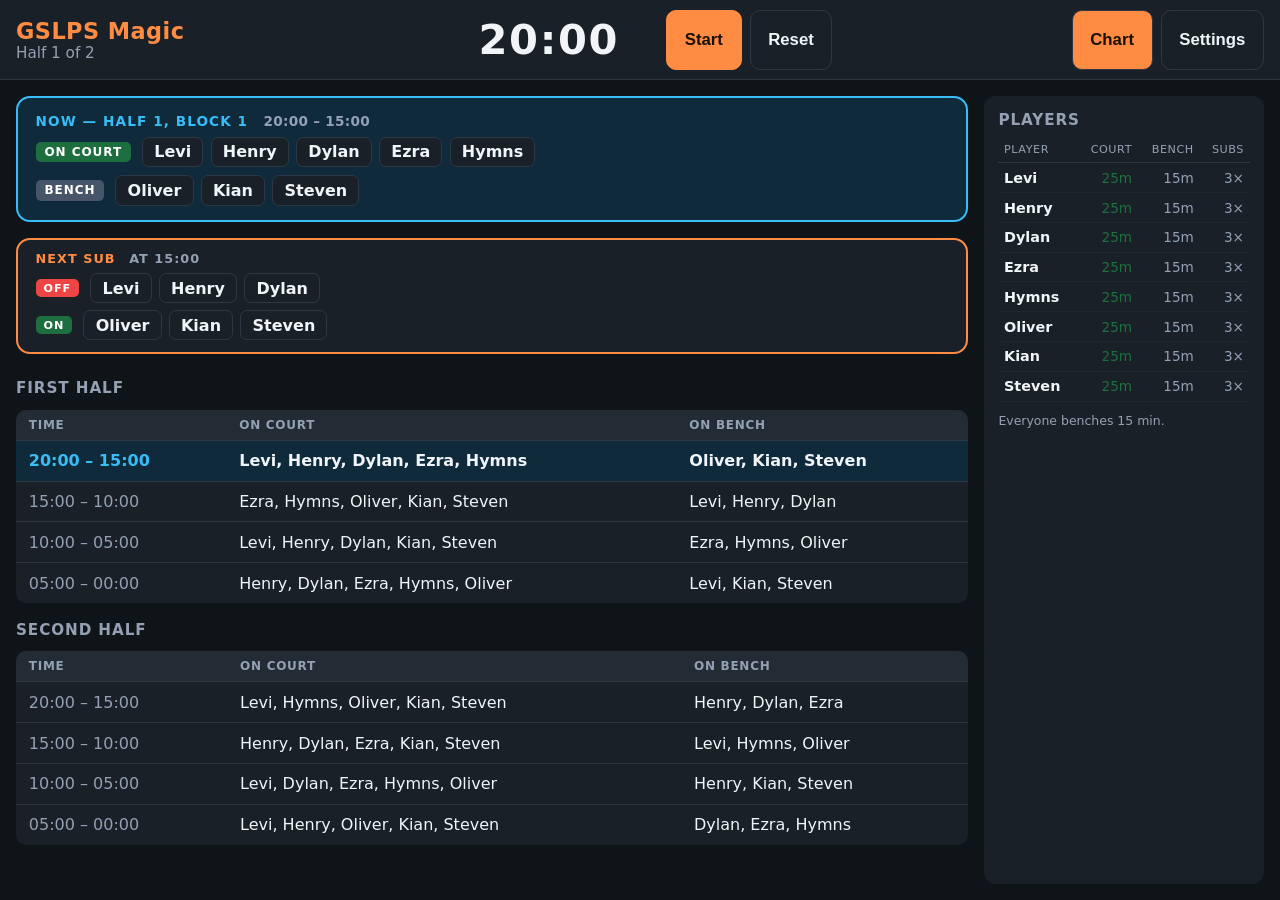
<file: pwa-chart/index.html>
<!DOCTYPE html>
<html lang="en">
<head>
  <meta charset="UTF-8">
  <title>GSLPS Magic — Rotation Chart</title>
  <meta name="viewport" content="width=device-width, initial-scale=1, user-scalable=no, viewport-fit=cover">
  <meta name="theme-color" content="#0f1419">
  <meta name="apple-mobile-web-app-capable" content="yes">
  <meta name="apple-mobile-web-app-title" content="Chart">
  <meta name="apple-mobile-web-app-status-bar-style" content="black-translucent">
  <meta name="mobile-web-app-capable" content="yes">

  <link rel="manifest" href="manifest.json">
  <link rel="apple-touch-icon" sizes="180x180" href="icons/apple-touch-icon-180.png">
  <link rel="icon" type="image/png" sizes="192x192" href="icons/icon-192.png">
  <link rel="icon" type="image/png" sizes="512x512" href="icons/icon-512.png">
  <link rel="stylesheet" href="styles.css">
</head>
<body data-view="chart">
  <header id="header">
    <div class="hdr-team">
      <h1 id="team-name">GSLPS Magic</h1>
      <div id="half-label">Half 1 of 2</div>
    </div>

    <div class="hdr-clock">
      <div id="clock-display">20:00</div>
      <div class="hdr-clock-actions">
        <button id="clock-btn" class="btn btn-primary" data-action="toggle-clock">Start</button>
        <button class="btn btn-ghost" data-action="reset-clock">Reset</button>
        <button id="next-half-btn" class="btn btn-warning" data-action="next-half" hidden>Start next half</button>
      </div>
    </div>

    <div class="hdr-views">
      <button class="btn btn-ghost" data-action="view-chart">Chart</button>
      <button class="btn btn-ghost" data-action="view-settings">Settings</button>
    </div>
  </header>

  <main>
    <section id="chart-view">
      <div class="chart-pane">
        <section id="now-panel" class="now-panel"></section>
        <section id="next-panel" class="next-panel" hidden></section>
        <section id="schedule" class="schedule-wrap"></section>
      </div>
      <aside class="legend-pane">
        <h2>Players</h2>
        <div id="legend" class="legend-grid"></div>
      </aside>
    </section>

    <section id="settings-view" hidden></section>
  </main>

  <script src="app.js"></script>
</body>
</html>
</file>
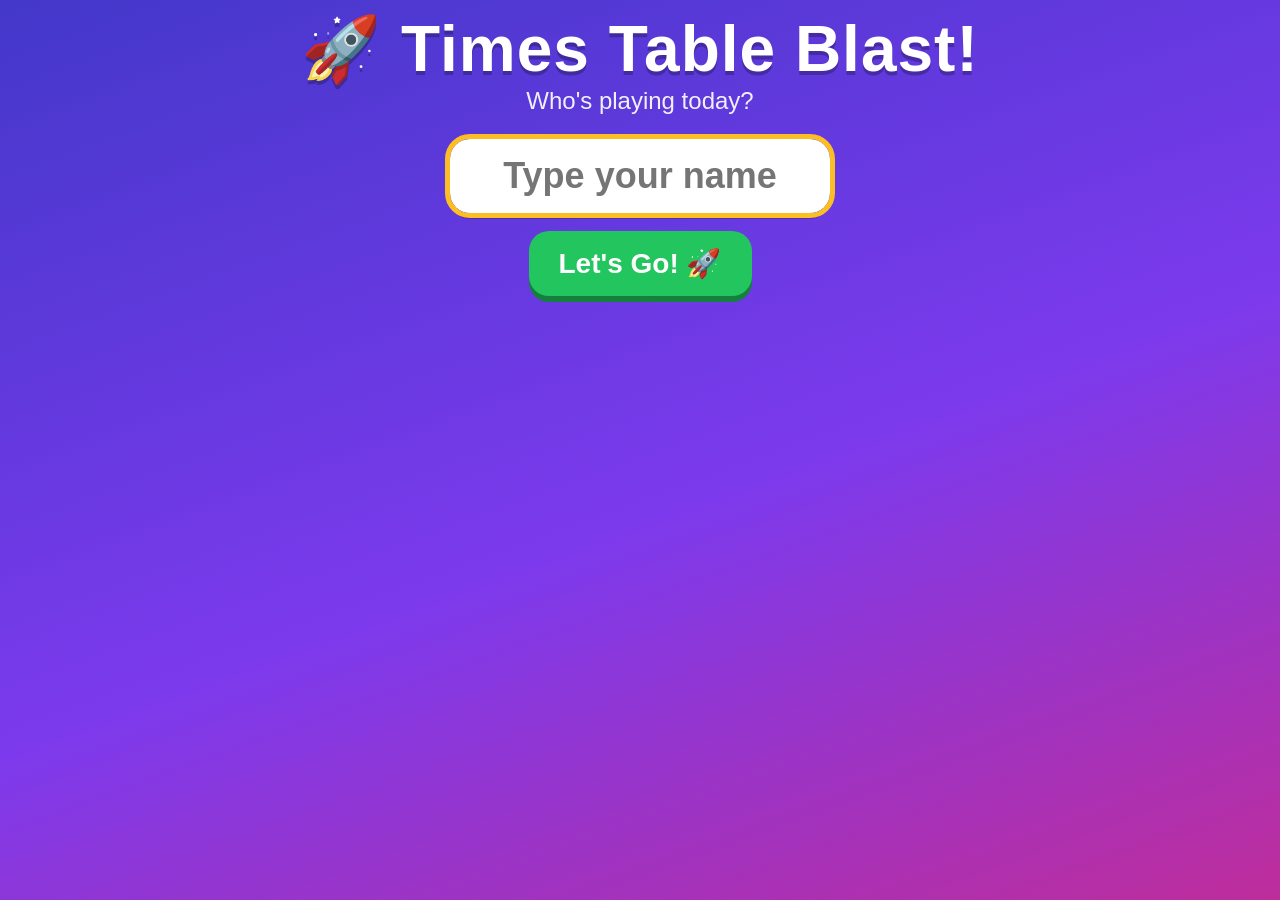
<file: pwa-maths/index.html>
<!DOCTYPE html>
<html lang="en">
<head>
  <meta charset="UTF-8">
  <title>Times Table Blast!</title>
  <meta name="viewport" content="width=device-width, initial-scale=1, user-scalable=no, viewport-fit=cover">
  <meta name="theme-color" content="#4338ca">
  <meta name="apple-mobile-web-app-capable" content="yes">
  <meta name="apple-mobile-web-app-title" content="TT Blast">
  <meta name="apple-mobile-web-app-status-bar-style" content="black-translucent">
  <meta name="mobile-web-app-capable" content="yes">

  <link rel="manifest" href="manifest.json">
  <link rel="apple-touch-icon" sizes="180x180" href="icons/apple-touch-icon-180.png">
  <link rel="icon" type="image/png" sizes="192x192" href="icons/icon-192.png">
  <link rel="icon" type="image/png" sizes="512x512" href="icons/icon-512.png">
  <link rel="stylesheet" href="styles.css">
</head>
<body>

  <!-- ============ NAME ENTRY ============ -->
  <section id="name-screen" class="screen" hidden>
    <h1 class="title"><span class="title-emoji">🚀</span> Times Table Blast!</h1>
    <p class="tagline">Who's playing today?</p>
    <div class="name-entry">
      <input id="name-input" maxlength="12" placeholder="Type your name" autocomplete="off">
      <button type="button" class="big-btn play-again" data-action="start-app">Let's Go! 🚀</button>
    </div>
  </section>

  <!-- ============ HOME / SET PICKER ============ -->
  <section id="home-screen" class="screen" hidden>
    <button type="button" class="sound-btn" data-action="toggle-sound" aria-label="Toggle sound">🔊</button>
    <h1 class="title"><span class="title-emoji">🚀</span> Times Table Blast!</h1>
    <p class="tagline">3 minutes on the clock — can you get all 50?</p>
    <div id="set-grid"></div>
    <div class="home-foot">
      <button type="button" class="board-btn" data-action="show-board">🏆 Leaderboard</button>
      <button type="button" class="change-player" data-action="change-player">Change player</button>
    </div>
  </section>

  <!-- ============ GAME ============ -->
  <section id="game-screen" class="screen" hidden>
    <header class="game-top">
      <button type="button" class="quit-btn" data-action="quit" aria-label="Quit game">✕</button>
      <div id="timer" class="timer">2:00</div>
      <div class="pills">
        <div id="streak-pill" class="pill streak-pill" hidden>🔥 0</div>
        <div id="progress-pill" class="pill">0/50</div>
        <div id="score-pill" class="pill score-pill">⭐ 0</div>
      </div>
    </header>
    <div class="timer-bar"><div id="timer-fill"></div></div>

    <div id="question-card" class="question-card">
      <div class="question-line">
        <span id="question-text">&nbsp;</span>
        <span class="entry-box"><span id="entry"></span><span class="caret"></span></span>
      </div>
      <div id="feedback" class="feedback">&nbsp;</div>
    </div>

    <div id="numpad">
      <button type="button" class="key" data-key="1">1</button>
      <button type="button" class="key" data-key="2">2</button>
      <button type="button" class="key" data-key="3">3</button>
      <button type="button" class="key" data-key="4">4</button>
      <button type="button" class="key" data-key="5">5</button>
      <button type="button" class="key" data-key="6">6</button>
      <button type="button" class="key" data-key="7">7</button>
      <button type="button" class="key" data-key="8">8</button>
      <button type="button" class="key" data-key="9">9</button>
      <button type="button" class="key key-back" data-key="back">⌫</button>
      <button type="button" class="key" data-key="0">0</button>
      <button type="button" class="key key-go" data-key="go">GO!</button>
    </div>
  </section>

  <!-- ============ RESULTS ============ -->
  <section id="results-screen" class="screen" hidden>
    <div class="results-scroll">
      <div id="results-body"></div>
      <div class="results-actions">
        <button type="button" class="big-btn play-again" data-action="play-again">▶ Play Again</button>
        <button type="button" class="big-btn pick-set" data-action="pick-set">Choose a Set</button>
      </div>
    </div>
  </section>

  <!-- ============ LEADERBOARD ============ -->
  <section id="board-screen" class="screen" hidden>
    <div class="results-scroll">
      <h1 class="board-title">🏆 Leaderboard</h1>
      <div id="board-list"></div>
      <div class="results-actions">
        <button type="button" class="big-btn pick-set" data-action="board-home">⬅ Back</button>
      </div>
      <button type="button" class="clear-board" data-action="clear-board">Clear all scores</button>
    </div>
  </section>

  <!-- countdown / time's-up overlay -->
  <div id="overlay" hidden><div id="overlay-text"></div></div>

  <canvas id="confetti"></canvas>

  <script src="app.js"></script>
</body>
</html>
</file>
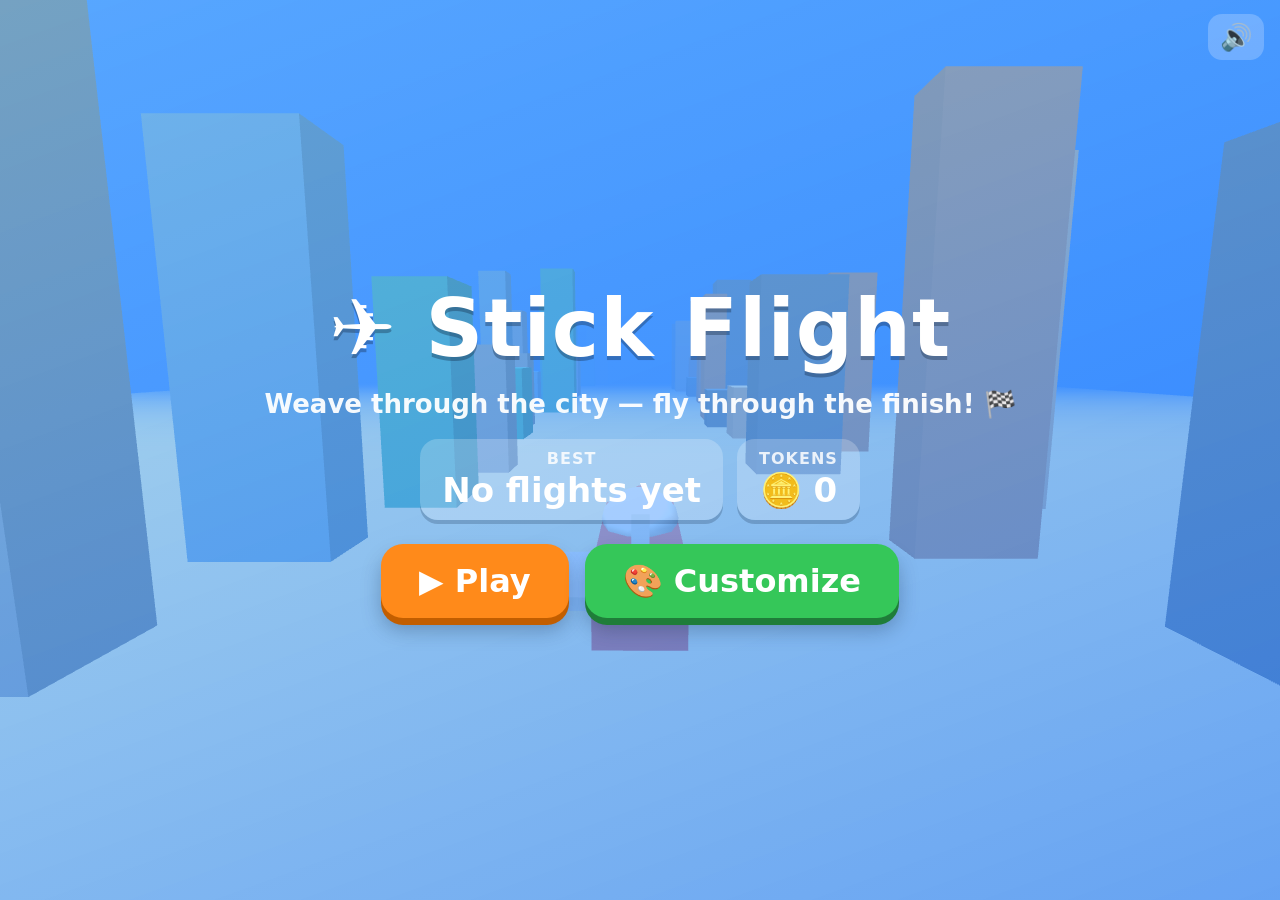
<file: pwa-stickflight/index.html>
<!DOCTYPE html>
<html lang="en">
<head>
  <meta charset="UTF-8">
  <title>Stick Flight</title>
  <meta name="viewport" content="width=device-width, initial-scale=1, user-scalable=no, viewport-fit=cover">
  <meta name="theme-color" content="#2b7fff">
  <meta name="apple-mobile-web-app-capable" content="yes">
  <meta name="apple-mobile-web-app-title" content="Stick Flight">
  <meta name="apple-mobile-web-app-status-bar-style" content="black-translucent">
  <meta name="mobile-web-app-capable" content="yes">

  <link rel="manifest" href="manifest.json">
  <link rel="apple-touch-icon" sizes="180x180" href="icons/apple-touch-icon-180.png">
  <link rel="icon" type="image/png" sizes="192x192" href="icons/icon-192.png">
  <link rel="icon" type="image/png" sizes="512x512" href="icons/icon-512.png">
  <link rel="stylesheet" href="styles.css?v=4">
</head>
<body>

  <!-- ============ 3D ENGINE CANVAS (full-bleed, behind UI) ============ -->
  <canvas id="scene"></canvas>

  <!-- ============ TOP-LEVEL OVERLAYS ============ -->
  <div id="hit-flash"></div>
  <div id="drag-ghost" hidden><span class="drag-ghost-dot"></span></div>
  <canvas id="confetti"></canvas>

  <!-- ============ TITLE / HOME ============ -->
  <section id="title-screen" class="screen" hidden>
    <button type="button" class="sound-btn" data-action="toggle-sound" aria-label="Toggle sound">🔊</button>
    <h1 class="title"><span class="title-emoji">✈️</span> Stick Flight</h1>
    <p class="tagline">Weave through the city — fly through the finish! 🏁</p>

    <div class="title-stats">
      <div class="stat-pill"><span class="stat-label">Best</span><span id="title-best">0 m</span></div>
      <div class="stat-pill"><span class="stat-label">Tokens</span><span id="title-tokens">🪙 0</span></div>
    </div>

    <div class="title-actions">
      <button type="button" class="big-btn play" data-action="play">▶ Play</button>
      <button type="button" class="big-btn shop" data-action="open-shop">🎨 Customize</button>
    </div>
  </section>

  <!-- ============ GAME HUD (overlay over #scene) ============ -->
  <section id="game-screen" class="screen hud" hidden>
    <header class="hud-top">
      <button type="button" id="quit-btn" class="quit-btn" data-action="quit" aria-label="Quit game">✕</button>
      <div id="progress-bar">
        <div id="progress-fill"></div>
        <div id="progress-plane">✈️</div>
        <div class="progress-flag">🏁</div>
      </div>
      <div id="token-pill" class="pill token-pill">🪙 0</div>
    </header>

    <div id="toast" class="toast">&nbsp;</div>

    <div id="countdown-overlay" hidden>
      <div id="countdown-text">3</div>
    </div>
  </section>

  <!-- ============ SHOP / CUSTOMIZE ============ -->
  <section id="shop-screen" class="screen" hidden>
    <header class="shop-top">
      <button type="button" class="back-btn" data-action="shop-back" aria-label="Back">⬅</button>
      <h1 class="shop-title">🎨 Customize</h1>
      <div id="shop-balance" class="pill token-pill">🪙 0</div>
    </header>

    <!-- #hero-canvas is positioned by CSS into this preview stage when the shop is active -->
    <div class="hero-stage">
      <canvas id="hero-canvas"></canvas>
    </div>

    <div class="shop-scroll">
      <div id="shop-grid"></div>
    </div>
  </section>

  <!-- ============ WIN ============ -->
  <section id="win-screen" class="screen" hidden>
    <div class="results-scroll">
      <div class="results-body">
        <h1 class="result-title win-title">🎉 You made it! 🎉</h1>
        <div id="win-tokens" class="token-breakdown"></div>
        <div id="win-best" class="best-line"></div>
      </div>
      <div class="results-actions">
        <button type="button" class="big-btn play" data-action="play-again">▶ Fly Again</button>
        <button type="button" class="big-btn shop" data-action="open-shop">🎨 Customize</button>
      </div>
    </div>
  </section>

  <!-- ============ GAME OVER / CRASH ============ -->
  <section id="gameover-screen" class="screen" hidden>
    <div class="results-scroll">
      <div class="results-body">
        <h1 class="result-title crash-title">💥 Crash! 💥</h1>
        <div id="crash-tokens" class="token-breakdown"></div>
        <div id="crash-best" class="best-line"></div>
      </div>
      <div class="results-actions">
        <button type="button" class="big-btn play" data-action="play-again">▶ Fly Again</button>
        <button type="button" class="big-btn shop" data-action="open-shop">🎨 Customize</button>
      </div>
    </div>
  </section>

  <!-- Script load order is fixed: three -> flight -> app -->
  <script src="vendor/three.min.js"></script>
  <script src="flight.js?v=4"></script>
  <script src="app.js?v=4"></script>

  <!-- Service worker registration (offline PWA) -->
  <script>
    if ('serviceWorker' in navigator) {
      window.addEventListener('load', () => {
        navigator.serviceWorker.register('./service-worker.js').catch(() => {});
      });
    }
  </script>
</body>
</html>
</file>
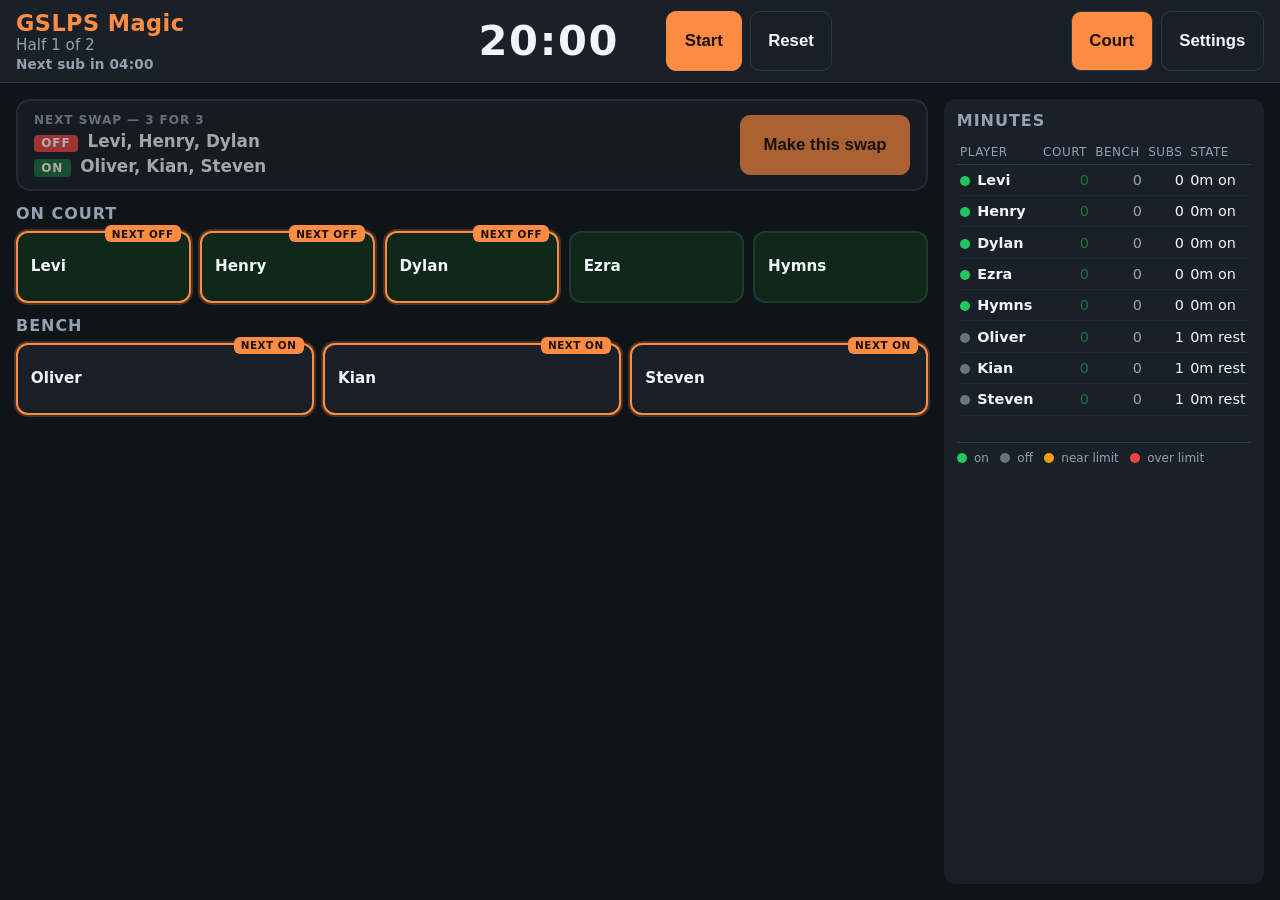
<file: pwa/index.html>
<!DOCTYPE html>
<html lang="en">
<head>
  <meta charset="UTF-8">
  <title>GSLPS Magic — Sub Manager</title>
  <meta name="viewport" content="width=device-width, initial-scale=1, user-scalable=no, viewport-fit=cover">
  <meta name="theme-color" content="#0f1419">
  <meta name="apple-mobile-web-app-capable" content="yes">
  <meta name="apple-mobile-web-app-title" content="Magic">
  <meta name="apple-mobile-web-app-status-bar-style" content="black-translucent">
  <meta name="mobile-web-app-capable" content="yes">

  <link rel="manifest" href="manifest.json">
  <link rel="apple-touch-icon" sizes="180x180" href="icons/apple-touch-icon-180.png">
  <link rel="icon" type="image/png" sizes="192x192" href="icons/icon-192.png">
  <link rel="icon" type="image/png" sizes="512x512" href="icons/icon-512.png">
  <link rel="stylesheet" href="styles.css">
</head>
<body data-view="court">
  <header id="header">
    <div class="hdr-team">
      <h1 id="team-name">GSLPS Magic</h1>
      <div id="half-label">Half 1 of 2</div>
      <div id="sub-indicator" class="sub-indicator fresh">Next sub in 4:00</div>
    </div>

    <div class="hdr-clock">
      <div id="clock-display">20:00</div>
      <div class="hdr-clock-actions">
        <button id="clock-btn" class="btn btn-primary" data-action="toggle-clock">Start</button>
        <button class="btn btn-ghost" data-action="reset-clock">Reset</button>
        <button id="next-half-btn" class="btn btn-warning" data-action="next-half" hidden>Start next half</button>
      </div>
    </div>

    <div class="hdr-views">
      <button class="btn btn-ghost" data-action="view-court">Court</button>
      <button class="btn btn-ghost" data-action="view-settings">Settings</button>
    </div>
  </header>

  <main>
    <section id="court-view">
      <div class="court-bench-pane">
        <div id="hero-panel" class="hero-panel" hidden></div>

        <div class="panel">
          <h2>On Court</h2>
          <div id="court" class="player-grid court-grid"></div>
        </div>

        <div class="panel">
          <h2>Bench</h2>
          <div id="bench" class="player-grid bench-grid"></div>
        </div>

        <div id="action-bar" hidden></div>
      </div>

      <aside class="sidebar">
        <h2>Minutes</h2>
        <table class="minutes-table">
          <thead>
            <tr><th>Player</th><th>Court</th><th>Bench</th><th>Subs</th><th>State</th></tr>
          </thead>
          <tbody id="minutes-tbody"></tbody>
        </table>
        <div id="minutes-spread" class="minutes-spread"></div>
        <div class="legend">
          <span><span class="status-dot on"></span>on</span>
          <span><span class="status-dot off"></span>off</span>
          <span><span class="status-dot warn"></span>near limit</span>
          <span><span class="status-dot over"></span>over limit</span>
        </div>
      </aside>
    </section>

    <section id="settings-view" hidden></section>
  </main>

  <div id="modal" hidden role="dialog" aria-modal="true">
    <div class="modal-backdrop" data-action="cancel-sub"></div>
    <div class="modal-content">
      <div id="modal-body"></div>
      <div class="modal-actions">
        <button class="btn btn-warning" data-action="override-confirm">Override and confirm</button>
        <button class="btn btn-ghost" data-action="cancel-sub">Cancel</button>
      </div>
    </div>
  </div>

  <script src="app.js"></script>
</body>
</html>
</file>
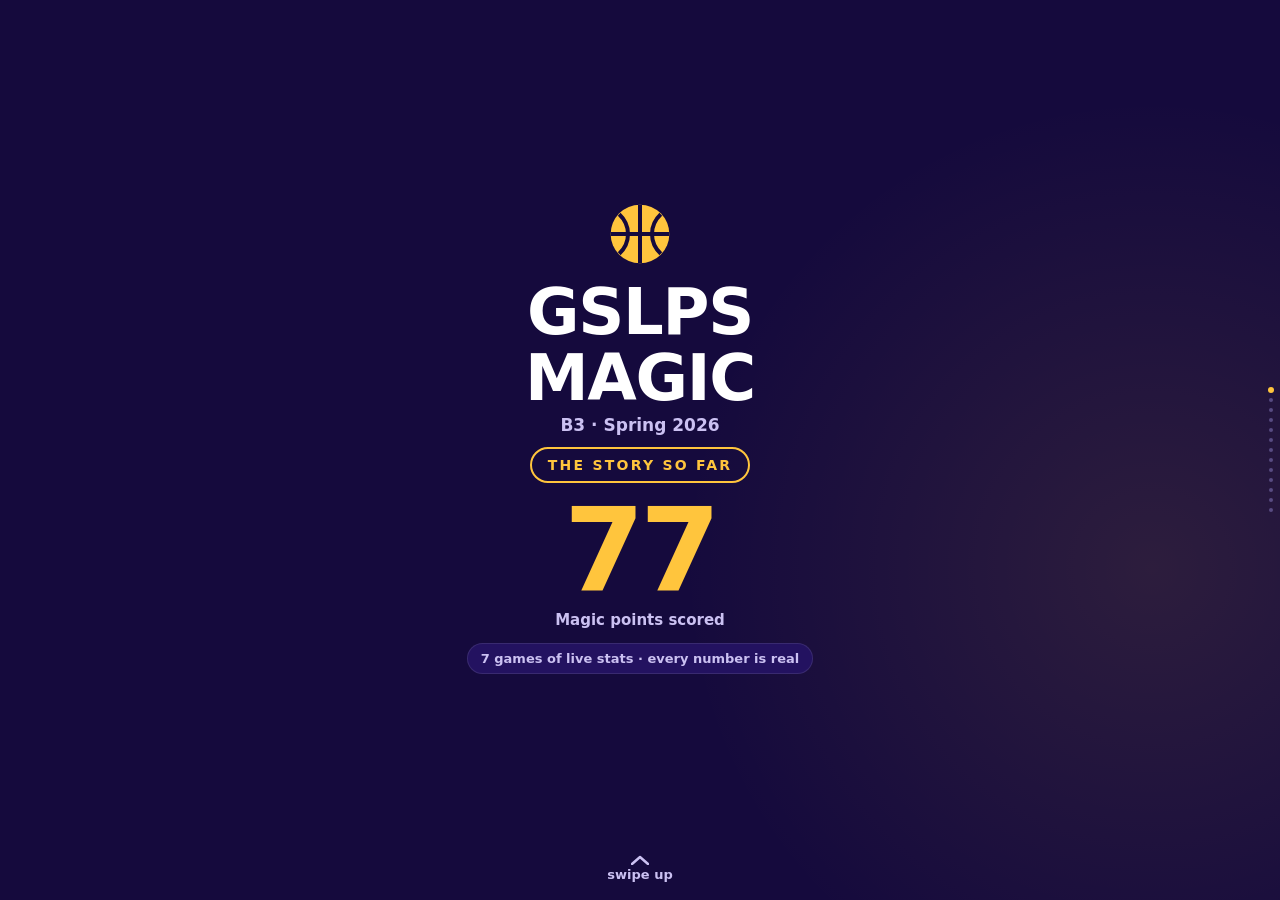
<file: season-2026/index.html>
<!doctype html>
<html lang="en-AU">
<head>
<!--
  GSLPS Magic (B3) season showcase.
  HOW TO UPDATE AFTER THE NEXT ROUND:
  1) The DATA object at the top of the <script> below drives the title numbers,
     the climb chart, the player cards (index.html) / team score wall (team.html)
     and the runs card. Add the new game to DATA.games, append each boy's scoring
     times to his rows[] ("mm:ss since tip-off", the elapsed_game_mmss field in
     gslps_magic_b3_spring2026_results.json), update his chips/big/blurb, and
     bump DATA.title.points and DATA.title.games.
  2) HAND-EDITED sections you must update in the HTML itself: the
     "Round 9 v The Hornets" card and the final "Next up" card (opponent, date,
     targets). The Hornets targets come from
     "HORNETS out/the_hornets_spring2026_all_games.json".
  3) team.html is the no-individual-stats version: same DATA, same steps.
-->
<meta charset="utf-8">
<meta name="viewport" content="width=device-width, initial-scale=1, viewport-fit=cover">
<meta name="robots" content="noindex">
<meta name="theme-color" content="#150A3D">
<title>GSLPS Magic: the season so far</title>
<meta name="description" content="A season highlights reel for the boys. Open it on your phone. Go Magic!">
<meta property="og:title" content="GSLPS Magic: the season so far">
<meta property="og:description" content="A season highlights reel for the boys. Open it on your phone. Go Magic!">
<meta property="og:type" content="website">
<meta property="og:url" content="https://trawleylab.github.io/gslps-magic/season-2026/">
<style>
:root{
  --bg:#150A3D; --bg2:#1E1050; --card:#231260;
  --gold:#FFC53D; --gold-soft:rgba(255,197,61,.16);
  --ink:#FFFFFF; --ink2:#CBC1F2; --mut:#8B7FC7;
  --line:rgba(255,255,255,.10);
  --r:22px;
}
*{margin:0;padding:0;box-sizing:border-box;-webkit-tap-highlight-color:transparent}
html,body{height:100%}
body{
  background:var(--bg); color:var(--ink);
  font-family:system-ui,-apple-system,"Segoe UI",Roboto,Helvetica,Arial,sans-serif;
  overflow:hidden;
}
#reel{
  height:100vh; height:100dvh;
  overflow-y:auto; overflow-x:hidden;
  scroll-snap-type:y mandatory;
  scroll-behavior:smooth;
  -webkit-overflow-scrolling:touch;
}
.card{
  min-height:100vh; min-height:100dvh;
  scroll-snap-align:start; scroll-snap-stop:always;
  display:flex; flex-direction:column; justify-content:center;
  padding:max(20px,env(safe-area-inset-top)) 22px max(30px,env(safe-area-inset-bottom));
  position:relative; overflow:hidden;
}
.card::before{ /* soft glow, alternating corners */
  content:""; position:absolute; inset:auto -30% -20% auto; width:80vw; height:80vw;
  background:radial-gradient(circle, rgba(255,197,61,.10), transparent 65%);
  pointer-events:none;
}
.card:nth-child(even)::before{inset:-20% auto auto -30%}
.inner{position:relative; max-width:480px; width:100%; margin:0 auto}

/* ---------- shared bits ---------- */
.kicker{
  font-size:13px; font-weight:800; letter-spacing:.14em; color:var(--gold);
  text-transform:uppercase; margin-bottom:8px;
}
h1,h2{font-weight:900; letter-spacing:-.02em; line-height:1.02}
h2{font-size:clamp(30px,9vw,42px); margin-bottom:6px}
.sub{color:var(--ink2); font-size:15px; line-height:1.45}
.chips{display:flex; flex-wrap:wrap; gap:8px; margin:14px 0}
.chip{
  background:var(--card); border:1px solid var(--line); color:var(--ink2);
  border-radius:999px; padding:7px 13px; font-size:13px; font-weight:700;
}
.chip b{color:var(--gold)}
.panel{
  background:linear-gradient(160deg,var(--card),var(--bg2));
  border:1px solid var(--line); border-radius:var(--r); padding:16px;
}
.hero{
  font-size:clamp(64px,24vw,116px); font-weight:900; letter-spacing:-.04em;
  color:var(--gold); line-height:1; font-variant-numeric:tabular-nums;
}
.hero-label{color:var(--ink2); font-size:15px; font-weight:700; margin-top:2px}
.gold-banner{
  background:var(--gold); color:#1A0F45; border-radius:var(--r);
  padding:14px 16px; font-weight:800; font-size:15.5px; line-height:1.35;
  display:flex; gap:10px; align-items:flex-start;
}
.gold-banner svg{flex:0 0 auto; margin-top:1px}
.foot{color:var(--mut); font-size:12px; margin-top:12px}

/* enter animations (hidden states are gated on html.js so a JS failure
   degrades to a fully visible static page, not a blank one) */
.up{transition:opacity .6s ease var(--d,0s), transform .6s cubic-bezier(.22,1,.36,1) var(--d,0s)}
.pop{transition:opacity .4s ease var(--d,0s), transform .45s cubic-bezier(.34,1.56,.64,1) var(--d,0s)}
.js .up{opacity:0; transform:translateY(26px)}
.js .pop{opacity:0; transform:scale(.4)}
.card.in .up{opacity:1; transform:translateY(0)}
.card.in .pop{opacity:1; transform:scale(1)}

/* ---------- title card ---------- */
#title{text-align:center}
#title .ball{margin:0 auto 14px; width:64px; height:64px; animation:none}
.card.in #title-ball{animation:bounce 1.6s cubic-bezier(.28,.84,.42,1) .3s infinite}
@keyframes bounce{
  0%,100%{transform:translateY(0)} 50%{transform:translateY(-16px)}
}
#title h1{font-size:clamp(44px,14vw,64px)}
#title .grade{color:var(--ink2); font-weight:800; font-size:17px; margin-top:4px}
.story{
  display:inline-block; margin-top:12px; padding:8px 16px; border-radius:999px;
  border:2px solid var(--gold); color:var(--gold); font-weight:900; font-size:14px;
  letter-spacing:.16em; text-transform:uppercase;
}
.hint{
  position:absolute; left:0; right:0; bottom:max(18px,env(safe-area-inset-bottom));
  text-align:center; color:var(--ink2); font-size:13px; font-weight:700;
  transition:opacity .5s;
}
.hint .chev{display:block; margin:0 auto 2px; animation:nudge 1.5s ease-in-out infinite}
@keyframes nudge{0%,100%{transform:translateY(0)} 50%{transform:translateY(-6px)}}

/* ---------- climb card ---------- */
.chart{display:flex; align-items:flex-end; gap:8px; height:min(36vh,300px); margin:18px 0 4px}
.col{flex:1; position:relative; height:100%}
.bar{
  position:absolute; bottom:0; left:0; right:0;
  background:var(--mut); border-radius:8px 8px 3px 3px;
  transform-origin:bottom;
  transition:transform .7s cubic-bezier(.22,1,.36,1) var(--d,0s);
}
.col.best .bar{background:var(--gold); box-shadow:0 0 24px rgba(255,197,61,.45)}
.js .bar{transform:scaleY(0)}
.card.in .bar{transform:scaleY(1)}
.bar-val{
  position:absolute; left:0; right:0; text-align:center;
  font-weight:900; font-size:17px; color:var(--ink);
  transition:opacity .4s ease var(--dv,0s);
  font-variant-numeric:tabular-nums;
}
.col.best .bar-val{color:var(--gold)}
.js .bar-val{opacity:0}
.card.in .bar-val{opacity:1}
.bar-star{
  position:absolute; left:50%; transform:translateX(-50%);
  transition:transform .45s cubic-bezier(.34,1.56,.64,1) 1.6s;
}
.js .bar-star{transform:translateX(-50%) scale(0)}
.card.in .bar-star{transform:translateX(-50%) scale(1)}
.xlabels{display:flex; gap:8px; margin-bottom:14px}
.xlabels span{flex:1; text-align:center; color:var(--ink2); font-size:12.5px; font-weight:800}

/* ---------- bombs card ---------- */
.twice{display:grid; grid-template-columns:1fr 1fr; gap:10px; margin:16px 0 10px}
.twice .panel{text-align:center; padding:18px 10px}
.twice .when{color:var(--ink2); font-size:12.5px; font-weight:800; text-transform:uppercase; letter-spacing:.06em; min-height:2.4em; display:flex; align-items:center; justify-content:center}
.twice .n{font-size:clamp(52px,17vw,84px); font-weight:900; color:var(--gold); line-height:1.05; font-variant-numeric:tabular-nums}
.twice .what{color:var(--ink2); font-size:13px; font-weight:700}
.twice .final{color:var(--mut); font-size:12px; margin-top:6px}
.held{
  display:flex; align-items:center; justify-content:center; gap:12px;
  margin:6px 0 12px; font-weight:900; font-variant-numeric:tabular-nums;
}
.held .before{font-size:34px; color:var(--mut)}
.held .after{font-size:46px; color:var(--gold)}
.held .arrow{color:var(--ink2)}
.held-label{text-align:center; color:var(--ink2); font-size:14px; font-weight:700; margin:-6px 0 14px}

/* ---------- player cards ---------- */
.phead{display:flex; align-items:center; gap:14px}
.jersey{
  flex:0 0 auto; width:64px; height:64px; border-radius:50%;
  border:3px solid var(--gold); color:var(--gold);
  display:flex; align-items:center; justify-content:center;
  font-weight:900; font-size:19px; background:var(--gold-soft);
}
.pname{font-size:clamp(30px,9.5vw,40px); font-weight:900; line-height:1}
.psur{color:var(--ink2); font-weight:800; font-size:16px; margin-top:2px}
.bigstat{margin:10px 0 4px}
.blurb{color:var(--ink2); font-size:15.5px; line-height:1.5; font-weight:600; margin:10px 0 14px}
.blurb b{color:var(--gold)}
.tl{display:flex; flex-direction:column; gap:9px}
.tl-row{display:flex; align-items:center; gap:9px}
.tl-lab{flex:0 0 76px; color:var(--ink2); font-size:11.5px; font-weight:800; text-align:right; line-height:1.2}
.track{
  position:relative; flex:1; height:22px; border-radius:999px;
  background:var(--card); border:1px solid var(--line);
}
.track .ht{position:absolute; left:50%; top:4px; bottom:4px; width:1px; background:var(--line)}
.track .none{position:absolute; right:9px; top:50%; transform:translateY(-50%); color:var(--mut); font-size:10px; font-weight:800; letter-spacing:.05em}
.dot{
  position:absolute; top:50%; width:12px; height:12px; margin:-6px 0 0 -6px;
  border-radius:50%; background:var(--gold);
  box-shadow:0 0 0 2px var(--bg), 0 0 10px rgba(255,197,61,.45);
}
.dot.ft{background:transparent; border:2.5px solid var(--gold); box-shadow:0 0 0 2px var(--bg)}
.tl-key{color:var(--mut); font-size:11.5px; font-weight:700; margin-top:10px}
.tl-key i{font-style:normal; color:var(--gold)}
.tiles{display:grid; grid-template-columns:repeat(3,1fr); gap:9px}
.tile{
  border-radius:14px; padding:12px 6px; text-align:center;
  background:var(--gold); color:#1A0F45;
}
.tile .tr{font-size:15px; font-weight:900}
.tile .to{font-size:11px; font-weight:800; opacity:.75}

/* ---------- ranking list (first ten minutes) ---------- */
.rank{display:flex; flex-direction:column; gap:8px; margin-top:16px}
.rk{display:flex; align-items:center; gap:11px; font-size:14px; color:var(--ink2); font-weight:600}
.rk .n{flex:0 0 30px; text-align:right; font-weight:900; font-variant-numeric:tabular-nums}
.rk.me{color:var(--ink)}
.rk.me .n{color:var(--gold); font-size:18px}

/* ---------- runs card ---------- */
.run{margin:13px 0}
.run-head{color:var(--ink2); font-size:12.5px; font-weight:800; text-transform:uppercase; letter-spacing:.06em; margin-bottom:7px}
.run-line{display:flex; flex-wrap:wrap; align-items:center; gap:7px}
.rchip{
  background:var(--card); border:1px solid var(--line);
  border-radius:12px; padding:8px 11px; font-weight:800; font-size:14px;
}
.rchip b{color:var(--gold)}
.rtotal{
  background:var(--gold); color:#1A0F45; border-radius:12px;
  padding:8px 11px; font-weight:900; font-size:14px;
}

/* ---------- final card ---------- */
#final{text-align:center}
#final .vs{font-size:clamp(38px,12vw,54px); font-weight:900; line-height:1.05}
#final .date{color:var(--ink2); font-weight:800; font-size:16px; margin-top:6px}
.target{margin:16px auto; text-align:left; max-width:420px}
.target .t-k{color:var(--gold); font-weight:900; font-size:13px; letter-spacing:.14em; text-transform:uppercase}
.trow{display:flex; gap:12px; align-items:center; margin-top:12px}
.tnum{
  flex:0 0 auto; min-width:54px; text-align:center;
  background:var(--gold-soft); border:2px solid var(--gold); color:var(--gold);
  border-radius:14px; font-weight:900; font-size:23px; padding:9px 6px;
  font-variant-numeric:tabular-nums;
}
.ttext{font-size:14px; line-height:1.4; color:var(--ink2); font-weight:600}
.ttext b{color:var(--ink)}
.slogan{
  font-size:clamp(27px,8.5vw,40px); font-weight:900; letter-spacing:-.015em;
  line-height:1.12; margin-top:20px;
}
.gomagic{
  font-size:clamp(52px,17vw,84px); font-weight:900; letter-spacing:-.03em;
  color:var(--gold); line-height:1; margin-top:10px;
}
#final .ball{width:52px; height:52px; margin:16px auto 0}
.card.in #final-ball{animation:bounce 1.2s cubic-bezier(.28,.84,.42,1) .2s infinite}
.backtop{
  margin-top:22px; background:none; border:1.5px solid var(--line); color:var(--ink2);
  border-radius:999px; padding:9px 18px; font-size:13px; font-weight:800; font-family:inherit;
  cursor:pointer;
}

/* ---------- progress dots ---------- */
#prog{
  position:fixed; right:7px; top:50%; transform:translateY(-50%);
  display:flex; flex-direction:column; gap:6px; z-index:5; pointer-events:none;
}
#prog i{width:4px; height:4px; border-radius:50%; background:var(--mut); opacity:.5; transition:.3s}
#prog i.on{background:var(--gold); opacity:1; transform:scale(1.5)}

/* ---------- reduced motion ---------- */
@media (prefers-reduced-motion: reduce){
  *{animation:none !important; transition:none !important}
  #reel{scroll-behavior:auto}
  .js .up,.js .pop{opacity:1; transform:none}
  .js .bar{transform:scaleY(1)}
  .js .bar-val{opacity:1}
  .js .bar-star{transform:translateX(-50%) scale(1)}
}
@media (max-height:640px){
  .hero{font-size:clamp(52px,18vw,84px)}
  .chart{height:30vh}
  .tl{gap:7px} .tl-row .track{height:19px}
  .ttext{font-size:13px}
  .tnum{min-width:46px; font-size:20px; padding:7px 5px}
}
/* landscape on short screens: drop the full-screen snap deck, plain scroll */
@media (orientation:landscape) and (max-height:520px){
  #reel{scroll-snap-type:none}
  .card{min-height:0; padding-top:44px; padding-bottom:44px}
  .hint{display:none}
}
</style>
</head>
<body>

<div id="prog" aria-hidden="true"></div>

<main id="reel">

  <!-- 1 · TITLE -->
  <section class="card" id="c-title">
    <div class="inner" id="title">
      <div class="ball up" id="title-ball"></div>
      <h1 class="up" style="--d:.05s">GSLPS<br>MAGIC</h1>
      <div class="grade up" style="--d:.15s">B3 &middot; Spring 2026</div>
      <div class="up" style="--d:.25s"><span class="story">The story so far</span></div>
      <div class="bigstat up" style="--d:.35s">
        <div class="hero" id="title-hero" data-count="78" data-fmt="int">78</div>
        <div class="hero-label">Magic points scored</div>
      </div>
      <div class="chips up" style="--d:.45s; justify-content:center">
        <span class="chip" id="title-chip">7 games of live stats &middot; every number is real</span>
      </div>
    </div>
    <div class="hint" id="hint">
      <svg class="chev" width="18" height="10" viewBox="0 0 18 10" fill="none" aria-hidden="true"><path d="M1 9l8-7 8 7" stroke="#CBC1F2" stroke-width="2.5" stroke-linecap="round" stroke-linejoin="round"/></svg>
      swipe up
    </div>
  </section>

  <!-- 2 · THE CLIMB -->
  <section class="card" id="c-climb">
    <div class="inner">
      <div class="kicker up">Look how far we&rsquo;ve come</div>
      <h2 class="up" style="--d:.08s">The climb</h2>
      <p class="sub up" style="--d:.16s">Magic points scored, round by round.</p>
      <div class="chart" id="chart"></div>
      <div class="xlabels" id="xlabels"></div>
      <div class="gold-banner up" style="--d:1.7s">
        <span>Round 1: 2 points. Round 7: 18. And double figures in five of our last six.</span>
      </div>
      <div class="foot up" style="--d:1.9s">Round 9 was The Hornets, top of the ladder and unbeaten, with only five of us available. Rounds 3 and 4 are not on the stats site.</div>
    </div>
  </section>

  <!-- 3 · ROUND 9 v THE HORNETS -->
  <section class="card" id="c-hornets">
    <div class="inner">
      <div class="kicker up">Round 9 &middot; Monday 7 September</div>
      <h2 class="up" style="--d:.08s">We played the unbeaten team</h2>
      <p class="sub up" style="--d:.16s">The Hornets have won all nine of their games. They score 47 a game. We had five players and nobody on the bench.</p>
      <div class="twice">
        <div class="panel up" style="--d:.3s">
          <div class="when">First half</div>
          <div class="n" data-count="0" data-fmt="int">0</div>
          <div class="what">Magic points</div>
        </div>
        <div class="panel up" style="--d:.45s">
          <div class="when">Second half</div>
          <div class="n" data-count="6" data-fmt="int">6</div>
          <div class="what">Magic points</div>
        </div>
      </div>
      <div class="held-label up" style="--d:.6s">We scored more after half time than we did in the whole first half. Second week in a row we have done that.</div>
      <div class="gold-banner pop" style="--d:.85s">
        <svg width="22" height="22" viewBox="0 0 24 24" aria-hidden="true"><circle cx="12" cy="12" r="10" fill="#1A0F45"/><path d="M2.3 12h19.4M12 2.3v19.4M5 5.2c3.8 3.6 3.8 10 0 13.6M19 5.2c-3.8 3.6-3.8 10 0 13.6" stroke="#FFC53D" stroke-width="1.4" fill="none"/></svg>
        <span>Levi scored <b>40 seconds after half time</b>. Our first points of the night, and his <b>third basket in four rounds</b>.</span>
      </div>
    </div>
  </section>

  <!-- 4 · THE FIRST TEN MINUTES -->
  <section class="card" id="c-ten">
    <div class="inner">
      <div class="kicker up">The best thing we did all night</div>
      <h2 class="up" style="--d:.08s">The first ten minutes</h2>
      <div class="bigstat up" style="--d:.2s">
        <div class="hero" data-count="9" data-fmt="int">9</div>
        <div class="hero-label">points. That is all the best team in the competition got in ten minutes</div>
      </div>
      <div class="rank">
        <div class="rk"><span class="n">4</span><span>BILLA Bulls</span></div>
        <div class="rk"><span class="n">5</span><span>Birmingham Blazers</span></div>
        <div class="rk"><span class="n">7</span><span>Mount Evelyn Bombs</span></div>
        <div class="rk me"><span class="n">9</span><span>GSLPS MAGIC</span></div>
        <div class="rk"><span class="n">12</span><span>WYPS Ballers</span></div>
        <div class="rk"><span class="n">14</span><span>Birmingham Blazers</span></div>
        <div class="rk"><span class="n">19</span><span>Coyotes 3</span></div>
        <div class="rk"><span class="n">22</span><span>MEPS Hawks</span></div>
      </div>
      <div class="foot up" style="--d:1.1s">Hornets points in the first ten minutes, every game they have played with stats.</div>
      <div class="gold-banner pop" style="--d:1.3s">
        <span>Only three teams all season have held the Hornets lower than we did. And we did it with five players.</span>
      </div>
    </div>
  </section>

  <!-- 5 · EVERYONE HAS SCORED -->
  <section class="card" id="c-everyone">
    <div class="inner">
      <div class="kicker up">Round 9, and a first</div>
      <h2 class="up" style="--d:.08s">Everyone has scored</h2>
      <p class="sub up" style="--d:.16s">With <b>2 minutes 21 seconds left</b> against the only unbeaten team in the competition, Steven scored his first basket of the season.</p>
      <div class="bigstat up" style="--d:.26s">
        <div class="hero" data-count="6" data-fmt="int">6</div>
        <div class="hero-label">out of 6. Every Magic player has scored this season</div>
      </div>
      <div class="chips up" style="--d:.4s">
        <span class="chip"><b>#8</b> Levi</span>
        <span class="chip"><b>#10</b> Henry</span>
        <span class="chip"><b>#19</b> Ezra</span>
        <span class="chip"><b>#21</b> Oliver</span>
        <span class="chip"><b>#80</b> Kian</span>
        <span class="chip"><b>#86</b> Steven</span>
      </div>
      <div class="gold-banner pop" style="--d:.75s">
        <span>Not one player left out. Every single boy has put points on the board in 2026.</span>
      </div>
    </div>
  </section>

  <!-- player cards inserted here by JS -->

  <!-- 10 · RUNS -->
  <section class="card" id="c-runs">
    <div class="inner">
      <div class="kicker up">When we get going</div>
      <h2 class="up" style="--d:.08s">Our best runs</h2>
      <p class="sub up" style="--d:.16s">Magic points in a row, with no answer from the other team.</p>
      <div id="runs"></div>
    </div>
  </section>

  <!-- 11 · FINAL -->
  <section class="card" id="c-final">
    <div class="inner" id="final">
      <div class="kicker up">Next up</div>
      <div class="vs up" style="--d:.08s">BILLA Bulls</div>
      <div class="date up" style="--d:.16s">Monday 14 September &middot; 4:30pm &middot; Lilydale Court 3</div>
      <div class="sub up" style="--d:.24s">Fifth on the ladder, and the team that has run the Hornets closest all season.</div>
      <div class="panel target up" style="--d:.36s">
        <div class="t-k">The target</div>
        <div class="trow pop" style="--d:.6s">
          <span class="tnum">10</span>
          <span class="ttext"><b>Back to double figures.</b> We have done it five times already this season.</span>
        </div>
      </div>
      <div class="slogan pop" style="--d:.9s">Just play our game.</div>
      <div class="gomagic pop" style="--d:1.2s">GO MAGIC</div>
      <div class="ball" id="final-ball"></div>
      <button class="backtop" id="backtop">back to the start</button>
      <div class="foot">Stats: PlayHQ &middot; Kilsyth After School, Spring 2026</div>
    </div>
  </section>

</main>

<script>
"use strict";

/* ================= DATA (all numbers from PlayHQ via
   gslps_magic_b3_spring2026_results.json; times are mm:ss since tip-off) ==== */
const DATA = {
  title: { points: 78, games: 7 },
  games: [ // Magic points per round (rounds 3-4 not on PlayHQ)
    { r: 1, opp: "Bombs",    pf: 2  },
    { r: 2, opp: "Coyotes",  pf: 10 },
    { r: 5, opp: "St Pats",  pf: 14 },
    { r: 6, opp: "Ruskin",   pf: 15 },
    { r: 7, opp: "WYPS",     pf: 18 },
    { r: 8, opp: "Bombs",    pf: 13 },
    { r: 9, opp: "Hornets",  pf: 6  }
  ],
  bestRound: 7,
  players: [
    { first: "Ezra", last: "Perera", num: "#19",
      chips: ["7 games", "35 points", "top scorer"],
      big: { fmt: "int", val: 35, label: "season points" },
      blurb: "Scored in <b>every single game</b>, the only Magic player to do it. Best game: <b>13 v Ruskin</b>. And he scored Magic&rsquo;s first point of the season.",
      ftKey: true,
      rows: [
        { r: 1, opp: "Bombs",   ev: [["13:36",1]] },
        { r: 2, opp: "Coyotes", ev: [["32:58",2],["35:48",1],["36:03",1],["38:59",2],["39:08",2]] },
        { r: 5, opp: "St Pats", ev: [["06:05",2],["16:46",2]] },
        { r: 6, opp: "Ruskin",  ev: [["13:14",2],["15:53",2],["16:17",2],["17:21",2],["23:58",2],["28:38",1],["35:58",2]] },
        { r: 7, opp: "WYPS",    ev: [["05:48",2],["09:53",2],["26:00",2]] },
        { r: 8, opp: "Bombs",   ev: [["34:53",1]] },
        { r: 9, opp: "Hornets", ev: [["33:34",2]] }
      ] },
    { first: "Kian", last: "Keshav", num: "#80",
      chips: ["6 games", "23 points", "8 v the Bombs"],
      big: { fmt: "mmss", val: 36, label: "seconds: fastest Magic basket of the season" },
      blurb: "First points of the game v the Bombs in Round 8, and Magic led <b>2&ndash;0</b>. Finished with <b>8</b>, equal to his season best. <b>23</b> for the year.",
      ftKey: true,
      rows: [
        { r: 1, opp: "Bombs",   ev: [["38:45",1]] },
        { r: 2, opp: "Coyotes", ev: [["36:26",2]] },
        { r: 5, opp: "St Pats", ev: [["08:42",2],["15:39",2],["18:40",2],["24:09",2]] },
        { r: 6, opp: "Ruskin",  ev: [] },
        { r: 7, opp: "WYPS",    ev: [["13:37",2],["14:22",2]] },
        { r: 8, opp: "Bombs",   ev: [["00:36",2],["11:29",2],["24:17",2],["26:04",2]] }
      ] },
    { first: "Oliver", last: "Archibald", num: "#21",
      chips: ["7 games", "6 points", "never missed one"],
      big: { fmt: "int", val: 6, label: "points in one game v WYPS" },
      blurb: "Three baskets in Round 7, two of them just <b>32 seconds apart</b>. Has played <b>every single game</b> this season.",
      rows: [
        { r: 1, opp: "Bombs",   ev: [] },
        { r: 2, opp: "Coyotes", ev: [] },
        { r: 5, opp: "St Pats", ev: [] },
        { r: 6, opp: "Ruskin",  ev: [] },
        { r: 7, opp: "WYPS",    ev: [["11:08",2],["11:40",2],["36:32",2]] },
        { r: 8, opp: "Bombs",   ev: [] },
        { r: 9, opp: "Hornets", ev: [] }
      ] },
    { first: "Henry", last: "Trawley", num: "#10",
      chips: ["5 games", "6 points", "joined Round 5"],
      big: { fmt: "int", val: 3, label: "baskets since he joined" },
      blurb: "Scored in <b>three of his five games</b> since joining: v St Patricks, v WYPS and v the Bombs. Every one a clean two.",
      rows: [
        { r: 5, opp: "St Pats", ev: [["16:21",2]] },
        { r: 6, opp: "Ruskin",  ev: [] },
        { r: 7, opp: "WYPS",    ev: [["16:06",2]] },
        { r: 8, opp: "Bombs",   ev: [["33:27",2]] },
        { r: 9, opp: "Hornets", ev: [] }
      ] },
    { first: "Levi", last: "Mu", num: "#8",
      chips: ["7 games", "6 points", "3 baskets"],
      big: { fmt: "int", val: 3, label: "baskets, all in the last four rounds" },
      blurb: "First basket v Ruskin, then the Bombs, then <b>the first Magic score of the night v the Hornets</b>, 40 seconds after half time. Getting better every week.",
      rows: [
        { r: 1, opp: "Bombs",   ev: [] },
        { r: 2, opp: "Coyotes", ev: [] },
        { r: 5, opp: "St Pats", ev: [] },
        { r: 6, opp: "Ruskin",  ev: [["15:37",2]] },
        { r: 7, opp: "WYPS",    ev: [] },
        { r: 8, opp: "Bombs",   ev: [["13:00",2]] },
        { r: 9, opp: "Hornets", ev: [["20:40",2]] }
      ] },
    { first: "Steven", last: "Chen", num: "#86",
      chips: ["7 games", "played every week", "first basket!"],
      big: { fmt: "int", val: 2, label: "points v The Hornets. His first of the season." },
      blurb: "Seven games, <b>never missed one</b>. Then with <b>2 minutes 21 seconds left</b> against the team that has not lost all year, Steven scored. Every Magic player has now scored this season.",
      rows: [
        { r: 1, opp: "Bombs",   ev: [] },
        { r: 2, opp: "Coyotes", ev: [] },
        { r: 5, opp: "St Pats", ev: [] },
        { r: 6, opp: "Ruskin",  ev: [] },
        { r: 7, opp: "WYPS",    ev: [] },
        { r: 8, opp: "Bombs",   ev: [] },
        { r: 9, opp: "Hornets", ev: [["37:39",2]] }
      ] }
  ],
  runs: [ // longest unanswered runs (from highlights_per_game)
    { r: 2, opp: "Coyotes",  chips: [["Ezra",1],["Ezra",1],["Kian",2]],  total: 4 },
    { r: 5, opp: "St Pats",  chips: [["Kian",2],["Henry",2],["Ezra",2]], total: 6 },
    { r: 6, opp: "Ruskin",   chips: [["Levi",2],["Ezra",2],["Ezra",2]],  total: 6 }
  ]
};
const GAME_SECONDS = 2400; // two 20-minute halves

/* ================= helpers ================= */
const RM = matchMedia("(prefers-reduced-motion: reduce)").matches;
const toSec = m => { const [a,b] = m.split(":").map(Number); return a*60+b; };
const pad = n => String(n).padStart(2,"0");
const fmtVal = (fmt, v, of) =>
  fmt === "mmss" ? "0:"+pad(v) : fmt === "frac" ? v+"/"+of : String(v);

const ballSVG = size => '<svg width="'+size+'" height="'+size+'" viewBox="0 0 24 24" aria-hidden="true">'
  + '<circle cx="12" cy="12" r="11" fill="#FFC53D"/>'
  + '<path d="M1 12h22M12 1v22M4.2 4.6c4.4 4.1 4.4 10.7 0 14.8M19.8 4.6c-4.4 4.1-4.4 10.7 0 14.8" stroke="#150A3D" stroke-width="1.5" fill="none"/></svg>';

/* ================= build: title balls + title numbers from DATA ========= */
document.getElementById("title-ball").innerHTML = ballSVG(64);
document.getElementById("final-ball").innerHTML = ballSVG(52);
(function(){
  const h = document.getElementById("title-hero");
  h.dataset.count = DATA.title.points;
  h.textContent = DATA.title.points;
  document.getElementById("title-chip").textContent =
    DATA.title.games + " games of live stats · every number is real";
})();

/* ================= build: climb chart ================= */
(function(){
  const chart = document.getElementById("chart");
  const xl = document.getElementById("xlabels");
  const max = Math.max(...DATA.games.map(g=>g.pf));
  DATA.games.forEach((g,i)=>{
    const col = document.createElement("div");
    col.className = "col" + (g.r===DATA.bestRound ? " best":"");
    const pct = g.pf/max*82; // leave headroom for value label
    col.innerHTML =
      '<div class="bar" style="height:'+pct+'%; --d:'+(0.25+i*0.18)+'s"></div>'
      + '<div class="bar-val" style="bottom:calc('+pct+'% + 6px); --dv:'+(0.65+i*0.18)+'s">'+g.pf+'</div>'
      + (g.r===DATA.bestRound
        ? '<div class="bar-star" style="bottom:calc('+pct+'% + 30px)">'
          + '<svg width="22" height="22" viewBox="0 0 24 24" fill="#FFC53D" aria-hidden="true"><path d="M12 2l2.9 6.3 6.9.8-5.1 4.7 1.4 6.8L12 17.2l-6.1 3.4 1.4-6.8L2.2 9.1l6.9-.8z"/></svg></div>'
        : '');
    chart.appendChild(col);
    const lab = document.createElement("span");
    lab.textContent = "R"+g.r;
    xl.appendChild(lab);
  });
})();

/* ================= build: player cards ================= */
(function(){
  const reel = document.getElementById("reel");
  const before = document.getElementById("c-runs");
  DATA.players.forEach(p=>{
    const sec = document.createElement("section");
    sec.className = "card";
    sec.id = "c-p-"+p.first.toLowerCase();

    let mid;
    if (p.tiles){
      mid = '<div class="tiles">' + p.tiles.map((t,i)=>
        '<div class="tile pop" style="--d:'+(0.5+i*0.14)+'s"><div class="tr">R'+t.r+'</div><div class="to">'+t.opp+'</div></div>'
      ).join("") + '</div>';
    } else {
      let di = 0;
      mid = '<div class="tl">' + p.rows.map(row=>{
        const dots = row.ev.map(e=>{
          const x = toSec(e[0])/GAME_SECONDS*100;
          const d = 0.5 + (di++)*0.13;
          return '<span class="dot pop'+(e[1]===1?" ft":"")+'" style="left:'+x.toFixed(1)+'%; --d:'+d+'s"></span>';
        }).join("");
        return '<div class="tl-row"><div class="tl-lab">R'+row.r+' &middot; '+row.opp+'</div>'
          + '<div class="track"><span class="ht"></span>'
          + (row.ev.length ? dots : '<span class="none">played</span>')
          + '</div></div>';
      }).join("") + '</div>'
      + (p.ftKey ? '<div class="tl-key"><i>&#9679;</i> basket &nbsp; <i>&#9675;</i> free throw &nbsp; | half time</div>' : '');
    }

    sec.innerHTML = '<div class="inner">'
      + '<div class="phead up"><div class="jersey">'+p.num+'</div>'
      + '<div><div class="pname">'+p.first+'</div><div class="psur">'+p.last+'</div></div></div>'
      + '<div class="chips up" style="--d:.1s">'+p.chips.map(c=>'<span class="chip">'+c+'</span>').join("")+'</div>'
      + '<div class="bigstat up" style="--d:.2s">'
      + '<div class="hero" data-count="'+p.big.val+'" data-fmt="'+p.big.fmt+'"'+(p.big.of?' data-of="'+p.big.of+'"':'')+'>'+fmtVal(p.big.fmt,p.big.val,p.big.of)+'</div>'
      + '<div class="hero-label">'+p.big.label+'</div></div>'
      + '<div class="blurb up" style="--d:.3s">'+p.blurb+'</div>'
      + mid
      + '</div>';
    reel.insertBefore(sec, before);
  });
})();

/* ================= build: runs ================= */
(function(){
  const box = document.getElementById("runs");
  DATA.runs.forEach((run,ri)=>{
    const row = document.createElement("div");
    row.className = "run";
    const base = 0.3 + ri*0.55;
    row.innerHTML = '<div class="run-head up" style="--d:'+base+'s">Round '+run.r+' v '+run.opp+'</div>'
      + '<div class="run-line">'
      + run.chips.map((c,i)=>'<span class="rchip pop" style="--d:'+(base+0.12+i*0.16)+'s">'+c[0]+' <b>+'+c[1]+'</b></span>').join("")
      + '<span class="rtotal pop" style="--d:'+(base+0.12+run.chips.length*0.16+0.1)+'s">= '+run.total+' straight</span>'
      + '</div>';
    box.appendChild(row);
  });
})();

/* ================= progress dots ================= */
const cards = [...document.querySelectorAll(".card")];
const prog = document.getElementById("prog");
cards.forEach(()=>prog.appendChild(document.createElement("i")));
const progDots = [...prog.children];

/* ================= count-ups ================= */
function runCounts(card){
  card.querySelectorAll("[data-count]").forEach(el=>{
    const target = +el.dataset.count, fmt = el.dataset.fmt, of = el.dataset.of;
    if (RM){ el.textContent = fmtVal(fmt,target,of); return; }
    if (el._raf) cancelAnimationFrame(el._raf);
    const dur = 1300, t0 = performance.now();
    const tick = now=>{
      const t = Math.min(1,(now-t0)/dur);
      const eased = 1-Math.pow(1-t,3);
      el.textContent = fmtVal(fmt, Math.round(target*eased), of);
      if (t<1) el._raf = requestAnimationFrame(tick);
    };
    el._raf = requestAnimationFrame(tick);
  });
}
function resetCounts(card){
  card.querySelectorAll("[data-count]").forEach(el=>{
    if (el._raf) cancelAnimationFrame(el._raf);
    el.textContent = fmtVal(el.dataset.fmt, 0, el.dataset.of);
  });
}

/* ================= scroll-triggered animation ================= */
const reel = document.getElementById("reel");
if (RM){
  cards.forEach(c=>{ c.classList.add("in"); runCounts(c); });
} else {
  const io = new IntersectionObserver(entries=>{
    entries.forEach(en=>{
      const idx = cards.indexOf(en.target);
      if (en.isIntersecting){
        en.target.classList.add("in");
        runCounts(en.target);
        progDots.forEach((d,i)=>d.classList.toggle("on", i===idx));
      } else {
        en.target.classList.remove("in");
        resetCounts(en.target);
      }
    });
  }, { root: reel, threshold: 0.25 });
  cards.forEach(c=>io.observe(c));
}

/* swipe hint hides after first scroll */
reel.addEventListener("scroll", function once(){
  const h = document.getElementById("hint");
  if (h) h.style.opacity = "0";
  reel.removeEventListener("scroll", once);
}, { passive:true });

/* back to top */
document.getElementById("backtop").addEventListener("click", ()=>{
  // instant jump: smooth scrolling stalls on intermediate snap-stop:always cards
  reel.style.scrollBehavior = "auto";
  reel.scrollTop = 0;
  reel.style.scrollBehavior = "";
});

/* everything booted cleanly: switch on the animated (hidden-until-revealed)
   styles. If any script error occurs above, this never runs and the page
   stays fully visible as a static reel. */
document.documentElement.classList.add("js");
</script>
</body>
</html>
</file>
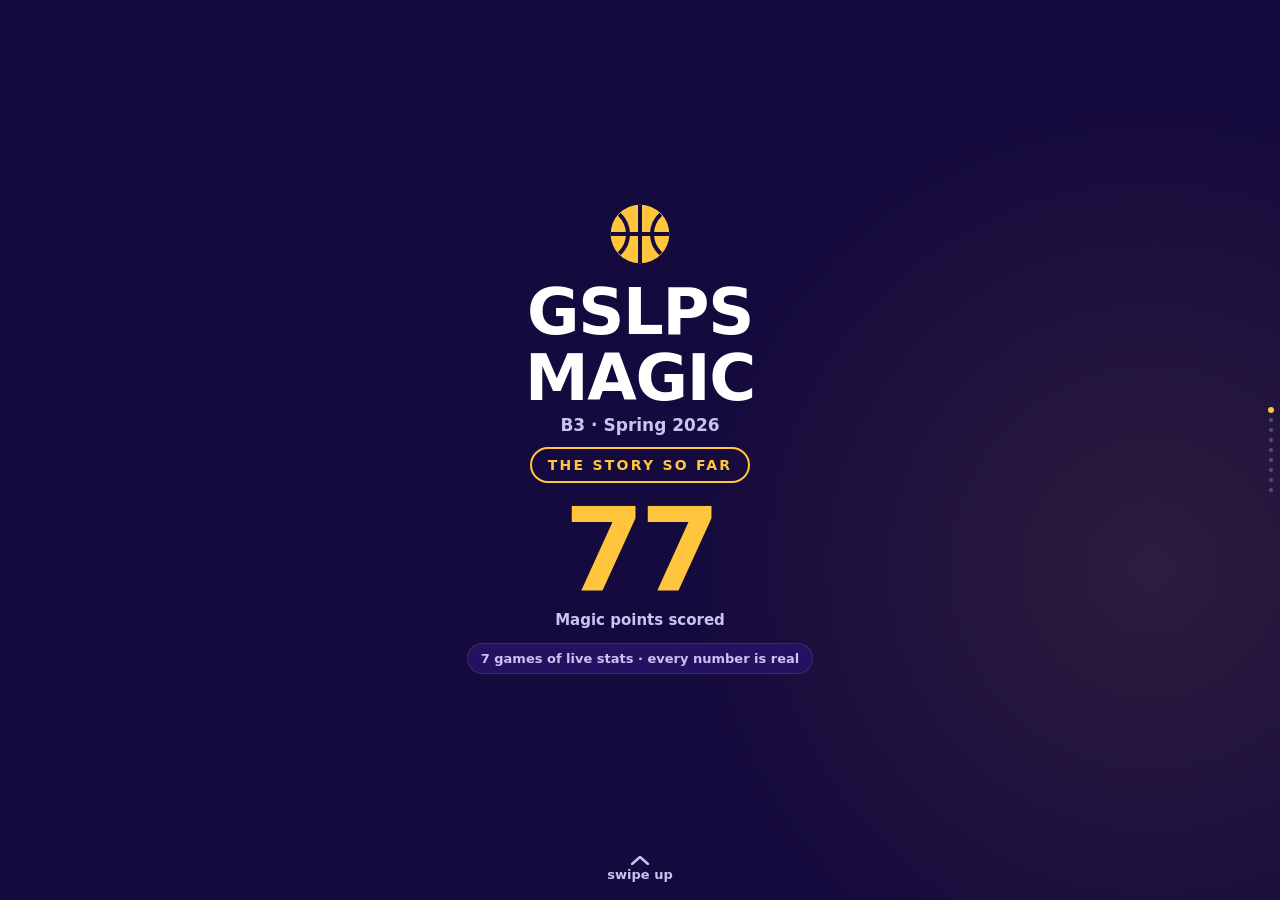
<file: season-2026/team.html>
<!doctype html>
<html lang="en-AU">
<head>
<!--
  GSLPS Magic (B3) season showcase, TEAM version (no individual stats;
  players appear only on the equal-billing squad card).
  HOW TO UPDATE AFTER THE NEXT ROUND:
  1) The DATA object at the top of the <script> below drives the title numbers,
     the climb chart, the team score wall and the runs card. Add the new game to
     DATA.games, append each boy's scoring times to his rows[] ("mm:ss since
     tip-off", the elapsed_game_mmss field in
     gslps_magic_b3_spring2026_results.json), and bump DATA.title.points and
     DATA.title.games.
  2) HAND-EDITED sections you must update in the HTML itself: the
     "Round 9 v The Hornets" card and the final "Next up" card (opponent,
     date, targets). The Hornets targets come from
     "HORNETS out/the_hornets_spring2026_all_games.json".
  3) index.html is the per-player version: same DATA, same steps.
-->
<meta charset="utf-8">
<meta name="viewport" content="width=device-width, initial-scale=1, viewport-fit=cover">
<meta name="robots" content="noindex">
<meta name="theme-color" content="#150A3D">
<title>GSLPS Magic: the season so far</title>
<meta name="description" content="A season highlights reel for the boys. Open it on your phone. Go Magic!">
<meta property="og:title" content="GSLPS Magic: the season so far">
<meta property="og:description" content="A season highlights reel for the boys. Open it on your phone. Go Magic!">
<meta property="og:type" content="website">
<meta property="og:url" content="https://trawleylab.github.io/gslps-magic/season-2026/team.html">
<style>
:root{
  --bg:#150A3D; --bg2:#1E1050; --card:#231260;
  --gold:#FFC53D; --gold-soft:rgba(255,197,61,.16);
  --ink:#FFFFFF; --ink2:#CBC1F2; --mut:#8B7FC7;
  --line:rgba(255,255,255,.10);
  --r:22px;
}
*{margin:0;padding:0;box-sizing:border-box;-webkit-tap-highlight-color:transparent}
html,body{height:100%}
body{
  background:var(--bg); color:var(--ink);
  font-family:system-ui,-apple-system,"Segoe UI",Roboto,Helvetica,Arial,sans-serif;
  overflow:hidden;
}
#reel{
  height:100vh; height:100dvh;
  overflow-y:auto; overflow-x:hidden;
  scroll-snap-type:y mandatory;
  scroll-behavior:smooth;
  -webkit-overflow-scrolling:touch;
}
.card{
  min-height:100vh; min-height:100dvh;
  scroll-snap-align:start; scroll-snap-stop:always;
  display:flex; flex-direction:column; justify-content:center;
  padding:max(20px,env(safe-area-inset-top)) 22px max(30px,env(safe-area-inset-bottom));
  position:relative; overflow:hidden;
}
.card::before{ /* soft glow, alternating corners */
  content:""; position:absolute; inset:auto -30% -20% auto; width:80vw; height:80vw;
  background:radial-gradient(circle, rgba(255,197,61,.10), transparent 65%);
  pointer-events:none;
}
.card:nth-child(even)::before{inset:-20% auto auto -30%}
.inner{position:relative; max-width:480px; width:100%; margin:0 auto}

/* ---------- shared bits ---------- */
.kicker{
  font-size:13px; font-weight:800; letter-spacing:.14em; color:var(--gold);
  text-transform:uppercase; margin-bottom:8px;
}
h1,h2{font-weight:900; letter-spacing:-.02em; line-height:1.02}
h2{font-size:clamp(30px,9vw,42px); margin-bottom:6px}
.sub{color:var(--ink2); font-size:15px; line-height:1.45}
.chips{display:flex; flex-wrap:wrap; gap:8px; margin:14px 0}
.chip{
  background:var(--card); border:1px solid var(--line); color:var(--ink2);
  border-radius:999px; padding:7px 13px; font-size:13px; font-weight:700;
}
.chip b{color:var(--gold)}
.panel{
  background:linear-gradient(160deg,var(--card),var(--bg2));
  border:1px solid var(--line); border-radius:var(--r); padding:16px;
}
.hero{
  font-size:clamp(64px,24vw,116px); font-weight:900; letter-spacing:-.04em;
  color:var(--gold); line-height:1; font-variant-numeric:tabular-nums;
}
.hero-label{color:var(--ink2); font-size:15px; font-weight:700; margin-top:2px}
.gold-banner{
  background:var(--gold); color:#1A0F45; border-radius:var(--r);
  padding:14px 16px; font-weight:800; font-size:15.5px; line-height:1.35;
  display:flex; gap:10px; align-items:flex-start;
}
.gold-banner svg{flex:0 0 auto; margin-top:1px}
.foot{color:var(--mut); font-size:12px; margin-top:12px}

/* enter animations (hidden states are gated on html.js so a JS failure
   degrades to a fully visible static page, not a blank one) */
.up{transition:opacity .6s ease var(--d,0s), transform .6s cubic-bezier(.22,1,.36,1) var(--d,0s)}
.pop{transition:opacity .4s ease var(--d,0s), transform .45s cubic-bezier(.34,1.56,.64,1) var(--d,0s)}
.js .up{opacity:0; transform:translateY(26px)}
.js .pop{opacity:0; transform:scale(.4)}
.card.in .up{opacity:1; transform:translateY(0)}
.card.in .pop{opacity:1; transform:scale(1)}

/* ---------- title card ---------- */
#title{text-align:center}
#title .ball{margin:0 auto 14px; width:64px; height:64px; animation:none}
.card.in #title-ball{animation:bounce 1.6s cubic-bezier(.28,.84,.42,1) .3s infinite}
@keyframes bounce{
  0%,100%{transform:translateY(0)} 50%{transform:translateY(-16px)}
}
#title h1{font-size:clamp(44px,14vw,64px)}
#title .grade{color:var(--ink2); font-weight:800; font-size:17px; margin-top:4px}
.story{
  display:inline-block; margin-top:12px; padding:8px 16px; border-radius:999px;
  border:2px solid var(--gold); color:var(--gold); font-weight:900; font-size:14px;
  letter-spacing:.16em; text-transform:uppercase;
}
.hint{
  position:absolute; left:0; right:0; bottom:max(18px,env(safe-area-inset-bottom));
  text-align:center; color:var(--ink2); font-size:13px; font-weight:700;
  transition:opacity .5s;
}
.hint .chev{display:block; margin:0 auto 2px; animation:nudge 1.5s ease-in-out infinite}
@keyframes nudge{0%,100%{transform:translateY(0)} 50%{transform:translateY(-6px)}}

/* ---------- climb card ---------- */
.chart{display:flex; align-items:flex-end; gap:8px; height:min(36vh,300px); margin:18px 0 4px}
.col{flex:1; position:relative; height:100%}
.bar{
  position:absolute; bottom:0; left:0; right:0;
  background:var(--mut); border-radius:8px 8px 3px 3px;
  transform-origin:bottom;
  transition:transform .7s cubic-bezier(.22,1,.36,1) var(--d,0s);
}
.col.best .bar{background:var(--gold); box-shadow:0 0 24px rgba(255,197,61,.45)}
.js .bar{transform:scaleY(0)}
.card.in .bar{transform:scaleY(1)}
.bar-val{
  position:absolute; left:0; right:0; text-align:center;
  font-weight:900; font-size:17px; color:var(--ink);
  transition:opacity .4s ease var(--dv,0s);
  font-variant-numeric:tabular-nums;
}
.col.best .bar-val{color:var(--gold)}
.js .bar-val{opacity:0}
.card.in .bar-val{opacity:1}
.bar-star{
  position:absolute; left:50%; transform:translateX(-50%);
  transition:transform .45s cubic-bezier(.34,1.56,.64,1) 1.6s;
}
.js .bar-star{transform:translateX(-50%) scale(0)}
.card.in .bar-star{transform:translateX(-50%) scale(1)}
.xlabels{display:flex; gap:8px; margin-bottom:14px}
.xlabels span{flex:1; text-align:center; color:var(--ink2); font-size:12.5px; font-weight:800}

/* ---------- bombs card ---------- */
.twice{display:grid; grid-template-columns:1fr 1fr; gap:10px; margin:16px 0 10px}
.twice .panel{text-align:center; padding:18px 10px}
.twice .when{color:var(--ink2); font-size:12.5px; font-weight:800; text-transform:uppercase; letter-spacing:.06em; min-height:2.4em; display:flex; align-items:center; justify-content:center}
.twice .n{font-size:clamp(52px,17vw,84px); font-weight:900; color:var(--gold); line-height:1.05; font-variant-numeric:tabular-nums}
.twice .what{color:var(--ink2); font-size:13px; font-weight:700}
.twice .final{color:var(--mut); font-size:12px; margin-top:6px}
.held{
  display:flex; align-items:center; justify-content:center; gap:12px;
  margin:6px 0 12px; font-weight:900; font-variant-numeric:tabular-nums;
}
.held .before{font-size:34px; color:var(--mut)}
.held .after{font-size:46px; color:var(--gold)}
.held .arrow{color:var(--ink2)}
.held-label{text-align:center; color:var(--ink2); font-size:14px; font-weight:700; margin:-6px 0 14px}

/* ---------- player cards ---------- */
.phead{display:flex; align-items:center; gap:14px}
.jersey{
  flex:0 0 auto; width:64px; height:64px; border-radius:50%;
  border:3px solid var(--gold); color:var(--gold);
  display:flex; align-items:center; justify-content:center;
  font-weight:900; font-size:19px; background:var(--gold-soft);
}
.pname{font-size:clamp(30px,9.5vw,40px); font-weight:900; line-height:1}
.psur{color:var(--ink2); font-weight:800; font-size:16px; margin-top:2px}
.bigstat{margin:10px 0 4px}
.blurb{color:var(--ink2); font-size:15.5px; line-height:1.5; font-weight:600; margin:10px 0 14px}
.blurb b{color:var(--gold)}
.tl{display:flex; flex-direction:column; gap:9px}
.tl-row{display:flex; align-items:center; gap:9px}
.tl-lab{flex:0 0 76px; color:var(--ink2); font-size:11.5px; font-weight:800; text-align:right; line-height:1.2}
.track{
  position:relative; flex:1; height:22px; border-radius:999px;
  background:var(--card); border:1px solid var(--line);
}
.track .ht{position:absolute; left:50%; top:4px; bottom:4px; width:1px; background:var(--line)}
.track .none{position:absolute; right:9px; top:50%; transform:translateY(-50%); color:var(--mut); font-size:10px; font-weight:800; letter-spacing:.05em}
.dot{
  position:absolute; top:50%; width:12px; height:12px; margin:-6px 0 0 -6px;
  border-radius:50%; background:var(--gold);
  box-shadow:0 0 0 2px var(--bg), 0 0 10px rgba(255,197,61,.45);
}
.dot.ft{background:transparent; border:2.5px solid var(--gold); box-shadow:0 0 0 2px var(--bg)}
.tl-key{color:var(--mut); font-size:11.5px; font-weight:700; margin-top:10px}
.tl-key i{font-style:normal; color:var(--gold)}
.tiles{display:grid; grid-template-columns:repeat(3,1fr); gap:9px}
.tile{
  border-radius:14px; padding:12px 6px; text-align:center;
  background:var(--gold); color:#1A0F45;
}
.tile .tr{font-size:15px; font-weight:900}
.tile .to{font-size:11px; font-weight:800; opacity:.75}
.squad{display:grid; grid-template-columns:1fr 1fr; gap:12px; margin-top:18px}
.sq{
  display:flex; align-items:center; gap:12px;
  background:var(--card); border:1px solid var(--line);
  border-radius:18px; padding:12px 14px;
}
.sq .jersey{width:50px; height:50px; font-size:16px}
.sqname{font-weight:900; font-size:19px}

/* ---------- ranking list (first ten minutes) ---------- */
.rank{display:flex; flex-direction:column; gap:8px; margin-top:16px}
.rk{display:flex; align-items:center; gap:11px; font-size:14px; color:var(--ink2); font-weight:600}
.rk .n{flex:0 0 30px; text-align:right; font-weight:900; font-variant-numeric:tabular-nums}
.rk.me{color:var(--ink)}
.rk.me .n{color:var(--gold); font-size:18px}

/* ---------- runs card ---------- */
.run{margin:13px 0}
.run-head{color:var(--ink2); font-size:12.5px; font-weight:800; text-transform:uppercase; letter-spacing:.06em; margin-bottom:7px}
.run-line{display:flex; flex-wrap:wrap; align-items:center; gap:7px}
.rchip{
  background:var(--card); border:1px solid var(--line);
  border-radius:12px; padding:8px 11px; font-weight:800; font-size:14px;
}
.rchip b{color:var(--gold)}
.rtotal{
  background:var(--gold); color:#1A0F45; border-radius:12px;
  padding:8px 11px; font-weight:900; font-size:14px;
}

/* ---------- final card ---------- */
#final{text-align:center}
#final .vs{font-size:clamp(38px,12vw,54px); font-weight:900; line-height:1.05}
#final .date{color:var(--ink2); font-weight:800; font-size:16px; margin-top:6px}
.target{margin:16px auto; text-align:left; max-width:420px}
.target .t-k{color:var(--gold); font-weight:900; font-size:13px; letter-spacing:.14em; text-transform:uppercase}
.trow{display:flex; gap:12px; align-items:center; margin-top:12px}
.tnum{
  flex:0 0 auto; min-width:54px; text-align:center;
  background:var(--gold-soft); border:2px solid var(--gold); color:var(--gold);
  border-radius:14px; font-weight:900; font-size:23px; padding:9px 6px;
  font-variant-numeric:tabular-nums;
}
.ttext{font-size:14px; line-height:1.4; color:var(--ink2); font-weight:600}
.ttext b{color:var(--ink)}
.slogan{
  font-size:clamp(27px,8.5vw,40px); font-weight:900; letter-spacing:-.015em;
  line-height:1.12; margin-top:20px;
}
.gomagic{
  font-size:clamp(52px,17vw,84px); font-weight:900; letter-spacing:-.03em;
  color:var(--gold); line-height:1; margin-top:10px;
}
#final .ball{width:52px; height:52px; margin:16px auto 0}
.card.in #final-ball{animation:bounce 1.2s cubic-bezier(.28,.84,.42,1) .2s infinite}
.backtop{
  margin-top:22px; background:none; border:1.5px solid var(--line); color:var(--ink2);
  border-radius:999px; padding:9px 18px; font-size:13px; font-weight:800; font-family:inherit;
  cursor:pointer;
}

/* ---------- progress dots ---------- */
#prog{
  position:fixed; right:7px; top:50%; transform:translateY(-50%);
  display:flex; flex-direction:column; gap:6px; z-index:5; pointer-events:none;
}
#prog i{width:4px; height:4px; border-radius:50%; background:var(--mut); opacity:.5; transition:.3s}
#prog i.on{background:var(--gold); opacity:1; transform:scale(1.5)}

/* ---------- reduced motion ---------- */
@media (prefers-reduced-motion: reduce){
  *{animation:none !important; transition:none !important}
  #reel{scroll-behavior:auto}
  .js .up,.js .pop{opacity:1; transform:none}
  .js .bar{transform:scaleY(1)}
  .js .bar-val{opacity:1}
  .js .bar-star{transform:translateX(-50%) scale(1)}
}
@media (max-height:640px){
  .hero{font-size:clamp(52px,18vw,84px)}
  .chart{height:30vh}
  .tl{gap:7px} .tl-row .track{height:19px}
  .ttext{font-size:13px}
  .tnum{min-width:46px; font-size:20px; padding:7px 5px}
}
/* landscape on short screens: drop the full-screen snap deck, plain scroll */
@media (orientation:landscape) and (max-height:520px){
  #reel{scroll-snap-type:none}
  .card{min-height:0; padding-top:44px; padding-bottom:44px}
  .hint{display:none}
}
</style>
</head>
<body>

<div id="prog" aria-hidden="true"></div>

<main id="reel">

  <!-- 1 · TITLE -->
  <section class="card" id="c-title">
    <div class="inner" id="title">
      <div class="ball up" id="title-ball"></div>
      <h1 class="up" style="--d:.05s">GSLPS<br>MAGIC</h1>
      <div class="grade up" style="--d:.15s">B3 &middot; Spring 2026</div>
      <div class="up" style="--d:.25s"><span class="story">The story so far</span></div>
      <div class="bigstat up" style="--d:.35s">
        <div class="hero" id="title-hero" data-count="78" data-fmt="int">78</div>
        <div class="hero-label">Magic points scored</div>
      </div>
      <div class="chips up" style="--d:.45s; justify-content:center">
        <span class="chip" id="title-chip">7 games of live stats &middot; every number is real</span>
      </div>
    </div>
    <div class="hint" id="hint">
      <svg class="chev" width="18" height="10" viewBox="0 0 18 10" fill="none" aria-hidden="true"><path d="M1 9l8-7 8 7" stroke="#CBC1F2" stroke-width="2.5" stroke-linecap="round" stroke-linejoin="round"/></svg>
      swipe up
    </div>
  </section>

  <!-- 2 · THE CLIMB -->
  <section class="card" id="c-climb">
    <div class="inner">
      <div class="kicker up">Look how far we&rsquo;ve come</div>
      <h2 class="up" style="--d:.08s">The climb</h2>
      <p class="sub up" style="--d:.16s">Magic points scored, round by round.</p>
      <div class="chart" id="chart"></div>
      <div class="xlabels" id="xlabels"></div>
      <div class="gold-banner up" style="--d:1.7s">
        <span>Round 1: 2 points. Round 7: 18. And double figures in five of our last six.</span>
      </div>
      <div class="foot up" style="--d:1.9s">Round 9 was The Hornets, top of the ladder and unbeaten, with only five of us available. Rounds 3 and 4 are not on the stats site.</div>
    </div>
  </section>

  <!-- 3 · ROUND 9 v THE HORNETS -->
  <section class="card" id="c-hornets">
    <div class="inner">
      <div class="kicker up">Round 9 &middot; Monday 7 September</div>
      <h2 class="up" style="--d:.08s">We played the unbeaten team</h2>
      <p class="sub up" style="--d:.16s">The Hornets have won all nine of their games. They score 47 a game. We had five players and nobody on the bench.</p>
      <div class="twice">
        <div class="panel up" style="--d:.3s">
          <div class="when">First half</div>
          <div class="n" data-count="0" data-fmt="int">0</div>
          <div class="what">Magic points</div>
        </div>
        <div class="panel up" style="--d:.45s">
          <div class="when">Second half</div>
          <div class="n" data-count="6" data-fmt="int">6</div>
          <div class="what">Magic points</div>
        </div>
      </div>
      <div class="held-label up" style="--d:.6s">We scored more after half time than we did in the whole first half. Second week in a row we have done that.</div>
      <div class="gold-banner pop" style="--d:.85s">
        <svg width="22" height="22" viewBox="0 0 24 24" aria-hidden="true"><circle cx="12" cy="12" r="10" fill="#1A0F45"/><path d="M2.3 12h19.4M12 2.3v19.4M5 5.2c3.8 3.6 3.8 10 0 13.6M19 5.2c-3.8 3.6-3.8 10 0 13.6" stroke="#FFC53D" stroke-width="1.4" fill="none"/></svg>
        <span>Our first points came <b>40 seconds after half time</b>. Straight off the restart, we were on the board.</span>
      </div>
    </div>
  </section>

  <!-- 4 · THE FIRST TEN MINUTES -->
  <section class="card" id="c-ten">
    <div class="inner">
      <div class="kicker up">The best thing we did all night</div>
      <h2 class="up" style="--d:.08s">The first ten minutes</h2>
      <div class="bigstat up" style="--d:.2s">
        <div class="hero" data-count="9" data-fmt="int">9</div>
        <div class="hero-label">points. That is all the best team in the competition got in ten minutes</div>
      </div>
      <div class="rank">
        <div class="rk"><span class="n">4</span><span>BILLA Bulls</span></div>
        <div class="rk"><span class="n">5</span><span>Birmingham Blazers</span></div>
        <div class="rk"><span class="n">7</span><span>Mount Evelyn Bombs</span></div>
        <div class="rk me"><span class="n">9</span><span>GSLPS MAGIC</span></div>
        <div class="rk"><span class="n">12</span><span>WYPS Ballers</span></div>
        <div class="rk"><span class="n">14</span><span>Birmingham Blazers</span></div>
        <div class="rk"><span class="n">19</span><span>Coyotes 3</span></div>
        <div class="rk"><span class="n">22</span><span>MEPS Hawks</span></div>
      </div>
      <div class="foot up" style="--d:1.1s">Hornets points in the first ten minutes, every game they have played with stats.</div>
      <div class="gold-banner pop" style="--d:1.3s">
        <span>Only three teams all season have held the Hornets lower than we did. And we did it with five players.</span>
      </div>
    </div>
  </section>

  <!-- 5 · EVERYONE HAS SCORED -->
  <section class="card" id="c-everyone">
    <div class="inner">
      <div class="kicker up">Round 9, and a first</div>
      <h2 class="up" style="--d:.08s">Everyone has scored</h2>
      <p class="sub up" style="--d:.16s">The last one came with <b>2 minutes 21 seconds left</b> against the only unbeaten team in the competition.</p>
      <div class="bigstat up" style="--d:.26s">
        <div class="hero" data-count="6" data-fmt="int">6</div>
        <div class="hero-label">out of 6. Every Magic player has scored this season</div>
      </div>
      <div class="chips up" style="--d:.4s">
        <span class="chip"><b>#8</b> Levi</span>
        <span class="chip"><b>#10</b> Henry</span>
        <span class="chip"><b>#19</b> Ezra</span>
        <span class="chip"><b>#21</b> Oliver</span>
        <span class="chip"><b>#80</b> Kian</span>
        <span class="chip"><b>#86</b> Steven</span>
      </div>
      <div class="gold-banner pop" style="--d:.75s">
        <span>Not one player left out. Every single boy has put points on the board in 2026.</span>
      </div>
    </div>
  </section>

  <!-- player cards inserted here by JS -->

  <!-- 10 · RUNS -->
  <section class="card" id="c-runs">
    <div class="inner">
      <div class="kicker up">When we get going</div>
      <h2 class="up" style="--d:.08s">Our best runs</h2>
      <p class="sub up" style="--d:.16s">Magic points in a row, with no answer from the other team.</p>
      <div id="runs"></div>
    </div>
  </section>

  <!-- 11 · FINAL -->
  <section class="card" id="c-final">
    <div class="inner" id="final">
      <div class="kicker up">Next up</div>
      <div class="vs up" style="--d:.08s">BILLA Bulls</div>
      <div class="date up" style="--d:.16s">Monday 14 September &middot; 4:30pm &middot; Lilydale Court 3</div>
      <div class="sub up" style="--d:.24s">Fifth on the ladder, and the team that has run the Hornets closest all season.</div>
      <div class="panel target up" style="--d:.36s">
        <div class="t-k">The target</div>
        <div class="trow pop" style="--d:.6s">
          <span class="tnum">10</span>
          <span class="ttext"><b>Back to double figures.</b> We have done it five times already this season.</span>
        </div>
      </div>
      <div class="slogan pop" style="--d:.9s">Just play our game.</div>
      <div class="gomagic pop" style="--d:1.2s">GO MAGIC</div>
      <div class="ball" id="final-ball"></div>
      <button class="backtop" id="backtop">back to the start</button>
      <div class="foot">Stats: PlayHQ &middot; Kilsyth After School, Spring 2026</div>
    </div>
  </section>

</main>

<script>
"use strict";

/* ================= DATA (all numbers from PlayHQ via
   gslps_magic_b3_spring2026_results.json; times are mm:ss since tip-off) ==== */
const DATA = {
  title: { points: 78, games: 7 },
  games: [ // Magic points per round (rounds 3-4 not on PlayHQ)
    { r: 1, opp: "Bombs",    pf: 2  },
    { r: 2, opp: "Coyotes",  pf: 10 },
    { r: 5, opp: "St Pats",  pf: 14 },
    { r: 6, opp: "Ruskin",   pf: 15 },
    { r: 7, opp: "WYPS",     pf: 18 },
    { r: 8, opp: "Bombs",    pf: 13 },
    { r: 9, opp: "Hornets",  pf: 6  }
  ],
  bestRound: 7,
  players: [
    { first: "Ezra", last: "Perera", num: "#19",
      chips: ["7 games", "35 points", "top scorer"],
      big: { fmt: "int", val: 35, label: "season points" },
      blurb: "Scored in <b>every single game</b>, the only Magic player to do it. Best game: <b>13 v Ruskin</b>. And he scored Magic&rsquo;s first point of the season.",
      ftKey: true,
      rows: [
        { r: 1, opp: "Bombs",   ev: [["13:36",1]] },
        { r: 2, opp: "Coyotes", ev: [["32:58",2],["35:48",1],["36:03",1],["38:59",2],["39:08",2]] },
        { r: 5, opp: "St Pats", ev: [["06:05",2],["16:46",2]] },
        { r: 6, opp: "Ruskin",  ev: [["13:14",2],["15:53",2],["16:17",2],["17:21",2],["23:58",2],["28:38",1],["35:58",2]] },
        { r: 7, opp: "WYPS",    ev: [["05:48",2],["09:53",2],["26:00",2]] },
        { r: 8, opp: "Bombs",   ev: [["34:53",1]] },
        { r: 9, opp: "Hornets", ev: [["33:34",2]] }
      ] },
    { first: "Kian", last: "Keshav", num: "#80",
      chips: ["6 games", "23 points", "8 v the Bombs"],
      big: { fmt: "mmss", val: 36, label: "seconds: fastest Magic basket of the season" },
      blurb: "First points of the game v the Bombs in Round 8, and Magic led <b>2&ndash;0</b>. Finished with <b>8</b>, equal to his season best. <b>23</b> for the year.",
      ftKey: true,
      rows: [
        { r: 1, opp: "Bombs",   ev: [["38:45",1]] },
        { r: 2, opp: "Coyotes", ev: [["36:26",2]] },
        { r: 5, opp: "St Pats", ev: [["08:42",2],["15:39",2],["18:40",2],["24:09",2]] },
        { r: 6, opp: "Ruskin",  ev: [] },
        { r: 7, opp: "WYPS",    ev: [["13:37",2],["14:22",2]] },
        { r: 8, opp: "Bombs",   ev: [["00:36",2],["11:29",2],["24:17",2],["26:04",2]] }
      ] },
    { first: "Oliver", last: "Archibald", num: "#21",
      chips: ["7 games", "6 points", "never missed one"],
      big: { fmt: "int", val: 6, label: "points in one game v WYPS" },
      blurb: "Three baskets in Round 7, two of them just <b>32 seconds apart</b>. Has played <b>every single game</b> this season.",
      rows: [
        { r: 1, opp: "Bombs",   ev: [] },
        { r: 2, opp: "Coyotes", ev: [] },
        { r: 5, opp: "St Pats", ev: [] },
        { r: 6, opp: "Ruskin",  ev: [] },
        { r: 7, opp: "WYPS",    ev: [["11:08",2],["11:40",2],["36:32",2]] },
        { r: 8, opp: "Bombs",   ev: [] },
        { r: 9, opp: "Hornets", ev: [] }
      ] },
    { first: "Henry", last: "Trawley", num: "#10",
      chips: ["5 games", "6 points", "joined Round 5"],
      big: { fmt: "int", val: 3, label: "baskets since he joined" },
      blurb: "Scored in <b>three of his five games</b> since joining: v St Patricks, v WYPS and v the Bombs. Every one a clean two.",
      rows: [
        { r: 5, opp: "St Pats", ev: [["16:21",2]] },
        { r: 6, opp: "Ruskin",  ev: [] },
        { r: 7, opp: "WYPS",    ev: [["16:06",2]] },
        { r: 8, opp: "Bombs",   ev: [["33:27",2]] },
        { r: 9, opp: "Hornets", ev: [] }
      ] },
    { first: "Levi", last: "Mu", num: "#8",
      chips: ["7 games", "6 points", "3 baskets"],
      big: { fmt: "int", val: 3, label: "baskets, all in the last four rounds" },
      blurb: "First basket v Ruskin, then the Bombs, then <b>the first Magic score of the night v the Hornets</b>, 40 seconds after half time. Getting better every week.",
      rows: [
        { r: 1, opp: "Bombs",   ev: [] },
        { r: 2, opp: "Coyotes", ev: [] },
        { r: 5, opp: "St Pats", ev: [] },
        { r: 6, opp: "Ruskin",  ev: [["15:37",2]] },
        { r: 7, opp: "WYPS",    ev: [] },
        { r: 8, opp: "Bombs",   ev: [["13:00",2]] },
        { r: 9, opp: "Hornets", ev: [["20:40",2]] }
      ] },
    { first: "Steven", last: "Chen", num: "#86",
      chips: ["7 games", "played every week", "first basket!"],
      big: { fmt: "int", val: 2, label: "points v The Hornets. His first of the season." },
      blurb: "Seven games, <b>never missed one</b>. Then with <b>2 minutes 21 seconds left</b> against the team that has not lost all year, Steven scored. Every Magic player has now scored this season.",
      rows: [
        { r: 1, opp: "Bombs",   ev: [] },
        { r: 2, opp: "Coyotes", ev: [] },
        { r: 5, opp: "St Pats", ev: [] },
        { r: 6, opp: "Ruskin",  ev: [] },
        { r: 7, opp: "WYPS",    ev: [] },
        { r: 8, opp: "Bombs",   ev: [] },
        { r: 9, opp: "Hornets", ev: [["37:39",2]] }
      ] }
  ],
  runs: [ // longest unanswered runs (from highlights_per_game)
    { r: 2, opp: "Coyotes",  chips: [["Ezra",1],["Ezra",1],["Kian",2]],  total: 4 },
    { r: 5, opp: "St Pats",  chips: [["Kian",2],["Henry",2],["Ezra",2]], total: 6 },
    { r: 6, opp: "Ruskin",   chips: [["Levi",2],["Ezra",2],["Ezra",2]],  total: 6 }
  ]
};
const GAME_SECONDS = 2400; // two 20-minute halves

/* ================= helpers ================= */
const RM = matchMedia("(prefers-reduced-motion: reduce)").matches;
const toSec = m => { const [a,b] = m.split(":").map(Number); return a*60+b; };
const pad = n => String(n).padStart(2,"0");
const fmtVal = (fmt, v, of) =>
  fmt === "mmss" ? "0:"+pad(v) : fmt === "frac" ? v+"/"+of : String(v);

const ballSVG = size => '<svg width="'+size+'" height="'+size+'" viewBox="0 0 24 24" aria-hidden="true">'
  + '<circle cx="12" cy="12" r="11" fill="#FFC53D"/>'
  + '<path d="M1 12h22M12 1v22M4.2 4.6c4.4 4.1 4.4 10.7 0 14.8M19.8 4.6c-4.4 4.1-4.4 10.7 0 14.8" stroke="#150A3D" stroke-width="1.5" fill="none"/></svg>';

/* ================= build: title balls + title numbers from DATA ========= */
document.getElementById("title-ball").innerHTML = ballSVG(64);
document.getElementById("final-ball").innerHTML = ballSVG(52);
(function(){
  const h = document.getElementById("title-hero");
  h.dataset.count = DATA.title.points;
  h.textContent = DATA.title.points;
  document.getElementById("title-chip").textContent =
    DATA.title.games + " games of live stats · every number is real";
})();

/* ================= build: climb chart ================= */
(function(){
  const chart = document.getElementById("chart");
  const xl = document.getElementById("xlabels");
  const max = Math.max(...DATA.games.map(g=>g.pf));
  DATA.games.forEach((g,i)=>{
    const col = document.createElement("div");
    col.className = "col" + (g.r===DATA.bestRound ? " best":"");
    const pct = g.pf/max*82; // leave headroom for value label
    col.innerHTML =
      '<div class="bar" style="height:'+pct+'%; --d:'+(0.25+i*0.18)+'s"></div>'
      + '<div class="bar-val" style="bottom:calc('+pct+'% + 6px); --dv:'+(0.65+i*0.18)+'s">'+g.pf+'</div>'
      + (g.r===DATA.bestRound
        ? '<div class="bar-star" style="bottom:calc('+pct+'% + 30px)">'
          + '<svg width="22" height="22" viewBox="0 0 24 24" fill="#FFC53D" aria-hidden="true"><path d="M12 2l2.9 6.3 6.9.8-5.1 4.7 1.4 6.8L12 17.2l-6.1 3.4 1.4-6.8L2.2 9.1l6.9-.8z"/></svg></div>'
        : '');
    chart.appendChild(col);
    const lab = document.createElement("span");
    lab.textContent = "R"+g.r;
    xl.appendChild(lab);
  });
})();

/* ================= build: every-score wall (team version, no names) ==== */
(function(){
  const reel = document.getElementById("reel");

  // merge every player's scoring events into one list per game
  const merged = {};
  DATA.games.forEach(g=>{ merged[g.r] = []; });
  DATA.players.forEach(p=>(p.rows||[]).forEach(row=>row.ev.forEach(e=>merged[row.r].push(e))));
  Object.values(merged).forEach(list=>list.sort((a,b)=>toSec(a[0])-toSec(b[0])));
  const totalScores = Object.values(merged).reduce((n,l)=>n+l.length,0);

  let di = 0;
  const wall = document.createElement("section");
  wall.className = "card"; wall.id = "c-wall";
  wall.innerHTML = '<div class="inner">'
    + '<div class="kicker up">The boys are getting better each week</div>'
    + '<h2 class="up" style="--d:.08s">Every score, every game</h2>'
    + '<div class="bigstat up" style="--d:.16s">'
    + '<div class="hero" data-count="'+totalScores+'" data-fmt="int">'+totalScores+'</div>'
    + '<div class="hero-label">times the Magic scored this season</div></div>'
    + '<div class="tl" style="margin-top:16px">'
    + DATA.games.map(g=>{
        const dots = merged[g.r].map(e=>{
          const x = toSec(e[0])/GAME_SECONDS*100;
          const d = 0.4 + (di++)*0.09;
          return '<span class="dot pop'+(e[1]===1?" ft":"")+'" style="left:'+x.toFixed(1)+'%; --d:'+d+'s"></span>';
        }).join("");
        return '<div class="tl-row"><div class="tl-lab">R'+g.r+' &middot; '+g.opp+'</div>'
          + '<div class="track"><span class="ht"></span>'+dots+'</div></div>';
      }).join("")
    + '</div>'
    + '<div class="tl-key"><i>&#9679;</i> basket &nbsp; <i>&#9675;</i> free throw &nbsp; | half time</div>'
    + '</div>';
  reel.insertBefore(wall, document.getElementById("c-runs"));

  // squad credits: every name and number, equal billing, no stats
  const squad = DATA.players.map(p=>({first:p.first, num:p.num}))
    .sort((a,b)=>parseInt(a.num.slice(1),10)-parseInt(b.num.slice(1),10));
  const sq = document.createElement("section");
  sq.className = "card"; sq.id = "c-squad";
  sq.innerHTML = '<div class="inner">'
    + '<div class="kicker up">The 2026 Magic</div>'
    + '<h2 class="up" style="--d:.08s">Six players, one team</h2>'
    + '<p class="sub up" style="--d:.16s">' + DATA.title.points + ' points this season.</p>'
    + '<div class="squad">' + squad.map((s,i)=>
        '<div class="sq pop" style="--d:'+(0.3+i*0.15)+'s"><div class="jersey">'+s.num+'</div><div class="sqname">'+s.first+'</div></div>').join("")
    + '</div>'
    + '<div class="slogan pop" style="--d:1.3s">Nobody scores without a team around them.</div>'
    + '</div>';
  reel.insertBefore(sq, document.getElementById("c-final"));
})();

/* ================= build: runs ================= */
(function(){
  const box = document.getElementById("runs");
  DATA.runs.forEach((run,ri)=>{
    const row = document.createElement("div");
    row.className = "run";
    const base = 0.3 + ri*0.55;
    row.innerHTML = '<div class="run-head up" style="--d:'+base+'s">Round '+run.r+' v '+run.opp+'</div>'
      + '<div class="run-line">'
      + run.chips.map((c,i)=>'<span class="rchip pop" style="--d:'+(base+0.12+i*0.16)+'s"><b>+'+c[1]+'</b></span>').join("")
      + '<span class="rtotal pop" style="--d:'+(base+0.12+run.chips.length*0.16+0.1)+'s">= '+run.total+' straight</span>'
      + '</div>';
    box.appendChild(row);
  });
})();

/* ================= progress dots ================= */
const cards = [...document.querySelectorAll(".card")];
const prog = document.getElementById("prog");
cards.forEach(()=>prog.appendChild(document.createElement("i")));
const progDots = [...prog.children];

/* ================= count-ups ================= */
function runCounts(card){
  card.querySelectorAll("[data-count]").forEach(el=>{
    const target = +el.dataset.count, fmt = el.dataset.fmt, of = el.dataset.of;
    if (RM){ el.textContent = fmtVal(fmt,target,of); return; }
    if (el._raf) cancelAnimationFrame(el._raf);
    const dur = 1300, t0 = performance.now();
    const tick = now=>{
      const t = Math.min(1,(now-t0)/dur);
      const eased = 1-Math.pow(1-t,3);
      el.textContent = fmtVal(fmt, Math.round(target*eased), of);
      if (t<1) el._raf = requestAnimationFrame(tick);
    };
    el._raf = requestAnimationFrame(tick);
  });
}
function resetCounts(card){
  card.querySelectorAll("[data-count]").forEach(el=>{
    if (el._raf) cancelAnimationFrame(el._raf);
    el.textContent = fmtVal(el.dataset.fmt, 0, el.dataset.of);
  });
}

/* ================= scroll-triggered animation ================= */
const reel = document.getElementById("reel");
if (RM){
  cards.forEach(c=>{ c.classList.add("in"); runCounts(c); });
} else {
  const io = new IntersectionObserver(entries=>{
    entries.forEach(en=>{
      const idx = cards.indexOf(en.target);
      if (en.isIntersecting){
        en.target.classList.add("in");
        runCounts(en.target);
        progDots.forEach((d,i)=>d.classList.toggle("on", i===idx));
      } else {
        en.target.classList.remove("in");
        resetCounts(en.target);
      }
    });
  }, { root: reel, threshold: 0.25 });
  cards.forEach(c=>io.observe(c));
}

/* swipe hint hides after first scroll */
reel.addEventListener("scroll", function once(){
  const h = document.getElementById("hint");
  if (h) h.style.opacity = "0";
  reel.removeEventListener("scroll", once);
}, { passive:true });

/* back to top */
document.getElementById("backtop").addEventListener("click", ()=>{
  // instant jump: smooth scrolling stalls on intermediate snap-stop:always cards
  reel.style.scrollBehavior = "auto";
  reel.scrollTop = 0;
  reel.style.scrollBehavior = "";
});

/* everything booted cleanly: switch on the animated (hidden-until-revealed)
   styles. If any script error occurs above, this never runs and the page
   stays fully visible as a static reel. */
document.documentElement.classList.add("js");
</script>
</body>
</html>
</file>
<file: pwa-chart/styles.css>
/* GSLPS Magic — Rotation Chart.
   Same dark base as the interactive PWA, but laid out around a static
   schedule table instead of interactive player cards. */

:root {
  --bg: #0f1419;
  --surface: #1a2028;
  --surface-2: #232b35;
  --border: #2e3845;
  --text: #f1f5f9;
  --muted: #93a1b3;
  --primary: #ff8c42;
  --primary-fg: #1a0f00;
  --on-court: #1e6f3f;
  --on-court-bg: #102819;
  --bench: #475569;
  --warning: #f59e0b;
  --danger: #ef4444;
  --current: #38bdf8;
  --current-bg: #0f2a3a;
}

* { box-sizing: border-box; }
[hidden] { display: none !important; }

html, body {
  margin: 0; padding: 0; height: 100%;
  overflow: hidden;
  background: var(--bg); color: var(--text);
  font-family: -apple-system, BlinkMacSystemFont, "Segoe UI", system-ui, sans-serif;
  font-size: 16px;
  -webkit-user-select: none; user-select: none;
  -webkit-tap-highlight-color: transparent;
  touch-action: manipulation;
}
body { display: flex; flex-direction: column; }

/* ---------- Header (matches interactive PWA) ---------- */

#header {
  display: grid;
  grid-template-columns: 1fr auto 1fr;
  align-items: center;
  gap: 1rem;
  padding: 0.6rem 1rem;
  border-bottom: 1px solid var(--border);
  background: var(--surface);
}
.hdr-team h1 {
  margin: 0; font-size: 1.4rem; letter-spacing: 0.02em;
  color: var(--primary);
}
#half-label { color: var(--muted); font-size: 0.95rem; }

.hdr-clock { display: flex; align-items: center; gap: 1rem; }
#clock-display {
  font-size: 2.6rem; font-weight: 700; font-variant-numeric: tabular-nums;
  letter-spacing: 0.04em; min-width: 7ch; text-align: center;
}
#clock-display.running { color: var(--on-court); }
.hdr-clock-actions { display: flex; gap: 0.5rem; flex-wrap: wrap; }

.hdr-views { display: flex; justify-content: flex-end; gap: 0.5rem; }
.hdr-views .btn.active { background: var(--primary); color: var(--primary-fg); }

/* ---------- Buttons ---------- */

.btn {
  min-height: 60px;
  padding: 0.6rem 1.1rem;
  font-size: 1.05rem;
  font-weight: 600;
  border: 1px solid var(--border);
  border-radius: 10px;
  background: var(--surface-2);
  color: var(--text);
  cursor: pointer;
  transition: transform 0.05s, background 0.1s;
}
.btn:active { transform: scale(0.97); }
.btn:disabled { opacity: 0.4; cursor: not-allowed; }
.btn-primary { background: var(--primary); color: var(--primary-fg); border-color: var(--primary); }
.btn-warning { background: var(--warning); color: #1a0f00; border-color: var(--warning); }
.btn-danger  { background: var(--danger);  color: #fff;     border-color: var(--danger);  }
.btn-ghost   { background: transparent; }
.btn-small   { min-height: 38px; padding: 0.3rem 0.8rem; font-size: 0.9rem; }

/* ---------- Main layout ---------- */

main { flex: 1; min-height: 0; overflow: hidden; }

#chart-view {
  display: grid;
  grid-template-columns: minmax(0, 1fr) 280px;
  gap: 1rem;
  padding: 1rem;
  height: 100%;
}

.chart-pane {
  display: flex;
  flex-direction: column;
  gap: 1rem;
  min-height: 0;
  overflow-y: auto;
}

/* ---------- NOW panel (current block, big) ---------- */

.now-panel {
  background: var(--current-bg);
  border: 2px solid var(--current);
  border-radius: 14px;
  padding: 0.9rem 1.1rem;
  display: flex;
  flex-direction: column;
  gap: 0.5rem;
}
.now-label {
  font-size: 0.85rem;
  font-weight: 700;
  text-transform: uppercase;
  letter-spacing: 0.08em;
  color: var(--current);
}
.now-time {
  margin-left: 0.6rem;
  color: var(--muted);
  font-variant-numeric: tabular-nums;
  letter-spacing: 0.02em;
}
.now-row {
  display: flex;
  align-items: center;
  gap: 0.7rem;
  flex-wrap: wrap;
}
.now-side {
  flex-shrink: 0;
  font-size: 0.75rem;
  font-weight: 800;
  letter-spacing: 0.08em;
  padding: 0.2rem 0.55rem;
  border-radius: 5px;
  color: #fff;
}
.now-side.off   { background: var(--on-court); }
.now-side.bench { background: var(--bench); }
.now-error { color: var(--warning); font-weight: 600; }

.chip-list {
  display: flex;
  flex-wrap: wrap;
  gap: 0.45rem;
  flex: 1;
  min-width: 0;
}
.chip {
  display: inline-flex;
  align-items: center;
  gap: 0.35rem;
  background: var(--surface);
  border: 1px solid var(--border);
  border-radius: 7px;
  padding: 0.3rem 0.7rem;
  font-size: 1rem;
  font-weight: 600;
  color: var(--text);
}

/* ---------- NEXT SUB panel (preview of upcoming changeover) ---------- */

.next-panel {
  background: var(--surface);
  border: 2px solid var(--primary);
  border-radius: 14px;
  padding: 0.7rem 1.1rem;
  display: flex;
  flex-direction: column;
  gap: 0.4rem;
}
.next-label {
  font-size: 0.8rem;
  font-weight: 700;
  text-transform: uppercase;
  letter-spacing: 0.08em;
  color: var(--primary);
}
.next-time {
  margin-left: 0.5rem;
  color: var(--muted);
  font-variant-numeric: tabular-nums;
}
.next-row {
  display: flex;
  align-items: center;
  gap: 0.7rem;
  flex-wrap: wrap;
}
.next-side {
  flex-shrink: 0;
  font-size: 0.7rem;
  font-weight: 800;
  letter-spacing: 0.08em;
  padding: 0.15rem 0.5rem;
  border-radius: 5px;
  color: #fff;
}
.next-side.off { background: var(--danger); }
.next-side.on  { background: var(--on-court); }

/* ---------- Schedule table ---------- */

.schedule-wrap { display: flex; flex-direction: column; gap: 0.5rem; }
.schedule-half {
  margin: 0.6rem 0 0.3rem;
  font-size: 0.95rem;
  text-transform: uppercase;
  letter-spacing: 0.06em;
  color: var(--muted);
}
.schedule-table {
  width: 100%;
  border-collapse: collapse;
  background: var(--surface);
  border-radius: 10px;
  overflow: hidden;
}
.schedule-table th {
  text-align: left;
  font-size: 0.75rem;
  text-transform: uppercase;
  letter-spacing: 0.06em;
  color: var(--muted);
  padding: 0.5rem 0.8rem;
  background: var(--surface-2);
  font-weight: 600;
}
.schedule-table td {
  padding: 0.65rem 0.8rem;
  border-top: 1px solid var(--border);
  font-variant-numeric: tabular-nums;
  font-size: 1rem;
}
.schedule-table .cell-time { color: var(--muted); white-space: nowrap; }
.schedule-table tr.current td {
  background: var(--current-bg);
  color: var(--text);
  font-weight: 700;
}
.schedule-table tr.current .cell-time { color: var(--current); }

/* ---------- Legend (right sidebar) ---------- */

.legend-pane {
  background: var(--surface);
  border-radius: 12px;
  padding: 0.9rem;
  overflow-y: auto;
  display: flex;
  flex-direction: column;
  gap: 0.6rem;
}
.legend-pane h2 {
  margin: 0;
  font-size: 0.95rem;
  font-weight: 600;
  color: var(--muted);
  text-transform: uppercase;
  letter-spacing: 0.06em;
}
.legend-grid {
  display: flex;
  flex-direction: column;
  gap: 0.3rem;
}
.legend-item {
  display: flex;
  align-items: center;
  gap: 0.5rem;
  font-size: 0.95rem;
  padding: 0.3rem 0.4rem;
  border-radius: 6px;
}
.legend-table {
  width: 100%;
  border-collapse: collapse;
  font-size: 0.9rem;
}
.legend-table th {
  text-align: right;
  font-weight: 500;
  font-size: 0.7rem;
  text-transform: uppercase;
  letter-spacing: 0.05em;
  color: var(--muted);
  padding: 0.3rem 0.35rem 0.4rem;
  border-bottom: 1px solid var(--border);
}
.legend-table th:first-child { text-align: left; }
.legend-table td {
  padding: 0.4rem 0.35rem;
  border-bottom: 1px solid #1f2731;
  font-variant-numeric: tabular-nums;
}
.legend-name { font-weight: 600; }
.legend-mins { text-align: right; font-size: 0.85rem; }
.mins-court { color: var(--on-court); }
.mins-bench { color: var(--muted); }
.mins-subs  { color: var(--muted); }
/* Players holding the math-forced "extra bench" slot — coach can spot them. */
.legend-table tr.most-bench td { background: #3a2a1a; }
.legend-table tr.most-bench .mins-bench { color: var(--warning); font-weight: 700; }
.legend-note {
  margin-top: 0.4rem;
  color: var(--muted);
  font-size: 0.78rem;
  line-height: 1.35;
}

/* ---------- Settings ---------- */

#settings-view {
  height: 100%;
  overflow-y: auto;
  padding: 1rem 1.5rem 3rem;
  max-width: 900px;
}
#settings-view h2 { margin: 0 0 1rem; }
.settings-section {
  margin-bottom: 1.8rem;
  padding: 1rem;
  background: var(--surface);
  border-radius: 12px;
}
.settings-section h3 { margin: 0 0 0.7rem; font-size: 1.1rem; color: var(--primary); }
.settings-row { display: flex; gap: 1.5rem; flex-wrap: wrap; }
.settings-section label {
  display: flex; flex-direction: column; gap: 0.3rem;
  font-size: 0.9rem; color: var(--muted);
}
.settings-hint { color: var(--muted); font-size: 0.85rem; margin-top: 0.5rem; }

.num-input, .text-input {
  font-size: 1rem; padding: 0.4rem 0.6rem;
  background: var(--surface-2); color: var(--text);
  border: 1px solid var(--border); border-radius: 6px;
  font-family: inherit;
}
.num-input  { width: 80px; }
.text-input { min-width: 140px; }

.roster-edit { width: 100%; border-collapse: collapse; margin-bottom: 0.8rem; }
.roster-edit th, .roster-edit td {
  padding: 0.4rem; border-bottom: 1px solid var(--border); text-align: left;
}
.roster-edit th { color: var(--muted); font-size: 0.8rem; text-transform: uppercase; }
.roster-edit tr.inactive td:not(.cell-active):not(.cell-order) { opacity: 0.4; }
.roster-edit .cell-active { text-align: center; }
.roster-edit .cell-active input { width: 22px; height: 22px; cursor: pointer; }

/* Bold separator under the 5th active player — visually marks the line
   between "starting 5" and "bench rotation order". */
.roster-edit tr.last-starter td {
  border-bottom: 3px solid var(--primary);
}

.roster-edit .cell-order {
  display: flex;
  gap: 0.3rem;
  padding: 0.3rem 0.4rem;
}
.btn-arrow {
  min-width: 44px; min-height: 44px;
  font-size: 1.2rem;
  background: var(--surface-2);
  color: var(--text);
  border: 1px solid var(--border);
  border-radius: 6px;
  cursor: pointer;
  font-weight: 700;
}
.btn-arrow:active { transform: scale(0.94); }
.btn-arrow:disabled { opacity: 0.25; cursor: not-allowed; }
</file>
<file: pwa-maths/styles.css>
/* Times Table Blast! — styles
   Bright, chunky, touch-first. Built for iPad (portrait or landscape). */

* {
  box-sizing: border-box;
  -webkit-tap-highlight-color: transparent;
  -webkit-user-select: none;
  user-select: none;
}

html, body {
  height: 100%;
  margin: 0;
  overflow: hidden;
  overscroll-behavior: none;
}

body {
  font-family: ui-rounded, "Arial Rounded MT Bold", "Comic Sans MS", "Trebuchet MS", sans-serif;
  background: linear-gradient(160deg, #4338ca 0%, #7c3aed 55%, #db2777 120%);
  color: #fff;
  touch-action: manipulation;
}

[hidden] { display: none !important; }

button { font-family: inherit; cursor: pointer; border: none; }

.screen {
  position: fixed;
  inset: 0;
  display: flex;
  flex-direction: column;
  align-items: center;
  padding: calc(env(safe-area-inset-top, 0px) + 12px) 16px calc(env(safe-area-inset-bottom, 0px) + 12px);
}

/* ============ HOME ============ */

#home-screen { justify-content: center; gap: 8px; }

.title {
  margin: 0;
  font-size: clamp(34px, 6.5vw, 64px);
  text-align: center;
  text-shadow: 0 4px 0 rgba(0, 0, 0, .25);
  letter-spacing: 1px;
}

.title-emoji {
  display: inline-block;
  animation: float 2.4s ease-in-out infinite;
}

@keyframes float {
  0%, 100% { transform: translateY(0) rotate(-6deg); }
  50%      { transform: translateY(-10px) rotate(8deg); }
}

.tagline {
  margin: 0 0 18px;
  font-size: clamp(16px, 2.6vw, 24px);
  opacity: .92;
  text-align: center;
}

#set-grid {
  display: grid;
  grid-template-columns: repeat(2, minmax(0, 1fr));
  gap: 14px;
  width: min(92vw, 700px);
}

@media (orientation: landscape) {
  #set-grid { grid-template-columns: repeat(3, minmax(0, 1fr)); width: min(94vw, 900px); }
}

.set-btn {
  --c: #ef4444;
  --c-dark: #b91c1c;
  background: var(--c);
  color: #fff;
  border-radius: 22px;
  padding: 16px 10px 14px;
  box-shadow: 0 6px 0 var(--c-dark), 0 10px 18px rgba(0, 0, 0, .25);
  display: flex;
  flex-direction: column;
  align-items: center;
  gap: 2px;
  transition: transform .08s, box-shadow .08s;
}

.set-btn:active {
  transform: translateY(5px);
  box-shadow: 0 1px 0 var(--c-dark), 0 4px 8px rgba(0, 0, 0, .25);
}

.set-btn .set-emoji { font-size: clamp(26px, 4vw, 40px); }
.set-btn .set-name  { font-size: clamp(22px, 3.4vw, 32px); font-weight: bold; }
.set-btn .set-tables { font-size: clamp(14px, 2.2vw, 20px); opacity: .95; }

.set-btn .set-best {
  margin-top: 6px;
  font-size: clamp(12px, 1.9vw, 16px);
  background: rgba(0, 0, 0, .22);
  border-radius: 999px;
  padding: 3px 12px;
}

/* ---- name entry screen ---- */

.name-entry {
  display: flex;
  flex-direction: column;
  align-items: center;
  gap: 18px;
  margin-top: 6px;
}

#name-input {
  font-family: inherit;
  font-size: clamp(24px, 4vw, 36px);
  font-weight: bold;
  text-align: center;
  color: #1e1b4b;
  background: #fff;
  border: none;
  border-radius: 20px;
  padding: 16px 20px;
  width: min(76vw, 380px);
  box-shadow: 0 6px 0 rgba(0, 0, 0, .2);
  -webkit-user-select: text;
  user-select: text;
}

#name-input:focus { outline: 5px solid #fbbf24; }
#name-input.nudge { animation: shake .3s; }

.home-foot {
  display: flex;
  flex-direction: column;
  align-items: center;
  gap: 10px;
}

.change-player {
  background: none;
  color: rgba(255, 255, 255, .75);
  font-size: clamp(14px, 2vw, 18px);
  font-weight: bold;
  text-decoration: underline;
}

.board-btn {
  margin-top: 20px;
  font-size: clamp(18px, 2.8vw, 26px);
  font-weight: bold;
  color: #fff;
  background: rgba(255, 255, 255, .18);
  border: 2px solid rgba(255, 255, 255, .4);
  border-radius: 18px;
  padding: 12px 28px;
  transition: transform .08s;
}

.board-btn:active { transform: translateY(3px); }

.sound-btn {
  position: absolute;
  top: calc(env(safe-area-inset-top, 0px) + 12px);
  right: 16px;
  font-size: 26px;
  background: rgba(255, 255, 255, .18);
  border-radius: 14px;
  padding: 8px 12px;
  color: #fff;
}

/* ============ GAME ============ */

#game-screen { gap: 10px; }

.game-top {
  width: min(94vw, 760px);
  display: flex;
  align-items: center;
  gap: 12px;
}

.quit-btn {
  font-size: 20px;
  background: rgba(255, 255, 255, .18);
  color: #fff;
  border-radius: 12px;
  padding: 8px 14px;
}

.timer {
  flex: 1;
  text-align: center;
  font-size: clamp(34px, 5vw, 48px);
  font-weight: bold;
  font-variant-numeric: tabular-nums;
  text-shadow: 0 3px 0 rgba(0, 0, 0, .25);
}

.timer.critical { color: #fecaca; animation: pulse .5s infinite; }

@keyframes pulse {
  0%, 100% { transform: scale(1); }
  50%      { transform: scale(1.12); }
}

.pills { display: flex; gap: 8px; }

.pill {
  font-size: clamp(18px, 2.6vw, 24px);
  font-weight: bold;
  background: rgba(255, 255, 255, .18);
  border-radius: 999px;
  padding: 8px 16px;
  font-variant-numeric: tabular-nums;
}

.streak-pill { background: rgba(255, 159, 28, .45); }

.timer-bar {
  width: min(94vw, 760px);
  height: 14px;
  background: rgba(255, 255, 255, .22);
  border-radius: 999px;
  overflow: hidden;
}

#timer-fill {
  height: 100%;
  width: 100%;
  border-radius: 999px;
  background: #4ade80;
  transition: width .15s linear, background-color .4s;
}

#timer-fill.low      { background: #fbbf24; }
#timer-fill.critical { background: #f87171; }

.question-card {
  width: min(94vw, 700px);
  background: #fff;
  color: #1e1b4b;
  border-radius: 30px;
  box-shadow: 0 10px 0 rgba(0, 0, 0, .18), 0 18px 30px rgba(0, 0, 0, .25);
  padding: clamp(10px, 2vh, 28px) 20px;
  text-align: center;
  /* absorb leftover height so the numpad below never moves */
  flex: 1 1 auto;
  min-height: 0;
  display: flex;
  flex-direction: column;
  justify-content: center;
  overflow: hidden;
  transition: background-color .15s;
}

.question-card.right { background: #d1fae5; }
.question-card.wrong { background: #ffe4e6; animation: shake .35s; }

@keyframes shake {
  0%, 100% { transform: translateX(0); }
  25%      { transform: translateX(-10px); }
  75%      { transform: translateX(10px); }
}

.question-line {
  font-size: clamp(36px, 8vw, 80px);
  font-weight: bold;
  letter-spacing: 2px;
  font-variant-numeric: tabular-nums;
  display: flex;
  justify-content: center;
  align-items: baseline;
  gap: 14px;
  flex-wrap: nowrap;
  white-space: nowrap;
}

.entry-box {
  /* fixed slot for up to 3 digits so typing never reflows the layout */
  width: 2.4em;
  flex: none;
  border-bottom: 6px solid #c7d2fe;
  display: inline-flex;
  justify-content: center;
  align-items: baseline;
  color: #4338ca;
}

/* zero-width space gives the empty slot a real text baseline, so it sits
   level with the question and doesn't jump when the first digit is typed */
.entry-box::before { content: '\200B'; }

.entry-box.nudge { animation: shake .3s; }

.caret {
  width: 4px;
  height: .9em;
  background: #4338ca;
  border-radius: 2px;
  align-self: center;
  animation: blink 1s steps(1) infinite;
}

@keyframes blink { 50% { opacity: 0; } }

.feedback {
  min-height: 1.5em;
  margin-top: 6px;
  font-size: clamp(20px, 3.4vw, 34px);
  font-weight: bold;
}

.feedback.good { color: #059669; animation: popIn .25s; }
.feedback.bad  { color: #e11d48; animation: popIn .25s; }

@keyframes popIn {
  0%   { transform: scale(.4); opacity: 0; }
  100% { transform: scale(1); opacity: 1; }
}

#numpad {
  display: grid;
  grid-template-columns: repeat(3, 1fr);
  grid-auto-rows: 1fr;
  gap: clamp(8px, 1.4vh, 14px);
  width: min(92vw, 470px);
  /* fixed height — the keypad must never move or resize during play */
  flex: 0 0 auto;
  height: clamp(230px, 44vh, 430px);
  padding-bottom: 4px;
}

.key {
  font-size: clamp(26px, 4.5vh, 42px);
  font-weight: bold;
  color: #1e1b4b;
  background: #fff;
  border-radius: 18px;
  box-shadow: 0 5px 0 #c7d2fe, 0 8px 14px rgba(0, 0, 0, .2);
  transition: transform .06s, box-shadow .06s;
  min-height: 0;
}

.key:active {
  transform: translateY(4px);
  box-shadow: 0 1px 0 #c7d2fe, 0 3px 6px rgba(0, 0, 0, .2);
}

.key-back { background: #fde68a; box-shadow: 0 5px 0 #d97706, 0 8px 14px rgba(0, 0, 0, .2); }
.key-back:active { box-shadow: 0 1px 0 #d97706, 0 3px 6px rgba(0, 0, 0, .2); }

.key-go {
  background: #22c55e;
  color: #fff;
  font-size: clamp(24px, 4vh, 36px);
  box-shadow: 0 5px 0 #15803d, 0 8px 14px rgba(0, 0, 0, .2);
}
.key-go:active { box-shadow: 0 1px 0 #15803d, 0 3px 6px rgba(0, 0, 0, .2); }

/* ============ RESULTS ============ */

#results-screen { padding-left: 0; padding-right: 0; }

.results-scroll {
  width: 100%;
  height: 100%;
  overflow-y: auto;
  -webkit-overflow-scrolling: touch;
  display: flex;
  flex-direction: column;
  align-items: center;
  padding: 8px 16px 30px;
}

#results-body {
  width: min(94vw, 760px);
  display: flex;
  flex-direction: column;
  align-items: center;
  gap: 6px;
  text-align: center;
}

.new-best {
  font-size: clamp(22px, 3.6vw, 34px);
  font-weight: bold;
  background: #fbbf24;
  color: #78350f;
  border-radius: 999px;
  padding: 6px 22px;
  animation: popIn .4s;
  box-shadow: 0 4px 0 #b45309;
}

.big-pct {
  font-size: clamp(70px, 13vw, 130px);
  font-weight: bold;
  line-height: 1;
  text-shadow: 0 5px 0 rgba(0, 0, 0, .25);
}

.big-pct.perfect { animation: rainbowPulse 1.6s linear infinite; }

@keyframes rainbowPulse {
  0%   { color: #fbbf24; transform: scale(1); }
  20%  { color: #4ade80; }
  40%  { color: #60a5fa; transform: scale(1.08); }
  60%  { color: #f472b6; }
  80%  { color: #a78bfa; transform: scale(1); }
  100% { color: #fbbf24; }
}

.perfect-banner {
  font-size: clamp(26px, 4.4vw, 44px);
  font-weight: bold;
  background: linear-gradient(90deg, #fbbf24, #f97316, #fbbf24);
  color: #78350f;
  border-radius: 999px;
  padding: 10px 30px;
  box-shadow: 0 5px 0 #b45309, 0 10px 20px rgba(0, 0, 0, .3);
  animation: pulse 1s infinite;
}

.score-frac { font-size: clamp(20px, 3.4vw, 30px); opacity: .95; }

.stars { font-size: clamp(38px, 7vw, 64px); letter-spacing: 6px; }
.stars .dim { opacity: .3; }

.results-message {
  font-size: clamp(20px, 3.2vw, 30px);
  font-weight: bold;
  margin: 4px 0 10px;
}

.results-sub {
  font-size: clamp(15px, 2.4vw, 21px);
  opacity: .9;
  margin-bottom: 8px;
}

.chip-section {
  width: 100%;
  background: rgba(255, 255, 255, .14);
  border-radius: 20px;
  padding: 12px 14px 16px;
  margin-top: 10px;
}

.chip-section h2 {
  margin: 2px 0 10px;
  font-size: clamp(18px, 2.8vw, 26px);
}

.chips {
  display: flex;
  flex-wrap: wrap;
  justify-content: center;
  gap: 8px;
}

.chip {
  font-size: clamp(15px, 2.3vw, 21px);
  font-weight: bold;
  border-radius: 14px;
  padding: 8px 14px;
  background: #d1fae5;
  color: #065f46;
}

.chip.bad { background: #ffe4e6; color: #9f1239; }
.chip.bad .said { font-weight: normal; opacity: .8; font-size: .82em; }

.results-actions {
  display: flex;
  gap: 14px;
  margin-top: 22px;
  flex-wrap: wrap;
  justify-content: center;
}

.big-btn {
  font-size: clamp(20px, 3vw, 28px);
  font-weight: bold;
  color: #fff;
  border-radius: 20px;
  padding: 16px 30px;
  transition: transform .08s, box-shadow .08s;
}

.play-again { background: #22c55e; box-shadow: 0 6px 0 #15803d; }
.pick-set   { background: #3b82f6; box-shadow: 0 6px 0 #1d4ed8; }

.big-btn:active { transform: translateY(5px); box-shadow: 0 1px 0 rgba(0, 0, 0, .4); }

/* ============ LEADERBOARD ============ */

.save-card h2 { margin: 2px 0 12px; font-size: clamp(18px, 2.8vw, 26px); }

.save-row {
  display: flex;
  gap: 10px;
  justify-content: center;
  align-items: stretch;
  flex-wrap: wrap;
}

.save-btn { background: #f59e0b; box-shadow: 0 6px 0 #b45309; padding: 12px 26px; }

.board-title {
  margin: 8px 0 14px;
  font-size: clamp(32px, 6vw, 56px);
  text-shadow: 0 4px 0 rgba(0, 0, 0, .25);
}

#board-list {
  width: min(94vw, 640px);
  display: flex;
  flex-direction: column;
  gap: 10px;
}

.board-row {
  display: flex;
  align-items: center;
  gap: 12px;
  background: rgba(255, 255, 255, .14);
  border-radius: 16px;
  padding: 10px 16px;
  font-size: clamp(17px, 2.7vw, 26px);
  font-weight: bold;
}

.board-row.me {
  outline: 3px solid #fbbf24;
  background: rgba(251, 191, 36, .28);
}

.board-rank { width: 1.8em; text-align: center; font-size: 1.15em; }

.board-name {
  flex: 1;
  text-align: left;
  overflow: hidden;
  text-overflow: ellipsis;
  white-space: nowrap;
}

.board-set {
  font-size: .68em;
  padding: 4px 12px;
  border-radius: 999px;
  box-shadow: 0 2px 0 rgba(0, 0, 0, .25);
}

.board-score { font-variant-numeric: tabular-nums; }
.board-pct { opacity: .8; font-size: .78em; }

.board-empty { font-size: clamp(18px, 2.8vw, 26px); opacity: .9; text-align: center; }

.clear-board {
  margin-top: 28px;
  background: none;
  color: rgba(255, 255, 255, .65);
  font-size: 15px;
  text-decoration: underline;
}

/* ============ OVERLAY (countdown / time's up) ============ */

#overlay {
  position: fixed;
  inset: 0;
  background: rgba(30, 27, 75, .55);
  display: flex;
  align-items: center;
  justify-content: center;
  z-index: 50;
}

#overlay-text {
  font-size: clamp(90px, 20vw, 200px);
  font-weight: bold;
  text-shadow: 0 8px 0 rgba(0, 0, 0, .3);
  animation: countPop .55s ease-out;
  text-align: center;
}

#overlay-text.small { font-size: clamp(44px, 9vw, 90px); }

@keyframes countPop {
  0%   { transform: scale(2.2); opacity: 0; }
  60%  { transform: scale(.95); opacity: 1; }
  100% { transform: scale(1); }
}

/* ============ CONFETTI ============ */

#confetti {
  position: fixed;
  inset: 0;
  pointer-events: none;
  z-index: 60;
}
</file>
<file: pwa-stickflight/styles.css>
/* Stick Flight — styles
   Chunky, bright, touch-first kid theme. Built for iPad + Chromebook.
   Sibling conventions borrowed from pwa-maths. */

* {
  box-sizing: border-box;
  -webkit-tap-highlight-color: transparent;
  -webkit-user-select: none;
  user-select: none;
}

html, body {
  height: 100%;
  margin: 0;
  overflow: hidden;
  overscroll-behavior: none;
}

body {
  font-family: ui-rounded, -apple-system, "Segoe UI Rounded", "SF Pro Rounded",
               "Baloo 2", "Arial Rounded MT Bold", "Trebuchet MS", system-ui, sans-serif;
  background: linear-gradient(160deg, #7ec8ff 0%, #2b7fff 100%);
  color: #10243f;
  touch-action: manipulation;
}

[hidden] { display: none !important; }

button { font-family: inherit; cursor: pointer; border: none; }

/* ============ 3D SCENE (full-bleed, behind everything) ============ */

#scene {
  position: fixed;
  inset: 0;
  width: 100%;
  height: 100%;
  display: block;
  z-index: 0;
  /* engine owns all pointer input; never let the browser pan/zoom the canvas */
  touch-action: none;
}

/* ============ SCREENS ============ */

.screen {
  position: fixed;
  inset: 0;
  z-index: 10;
  display: flex;
  flex-direction: column;
  align-items: center;
  padding: calc(env(safe-area-inset-top, 0px) + 14px)
           calc(env(safe-area-inset-right, 0px) + 16px)
           calc(env(safe-area-inset-bottom, 0px) + 14px)
           calc(env(safe-area-inset-left, 0px) + 16px);
}

/* The HUD must let pointer events fall through to the canvas for steering,
   while its own buttons stay tappable. */
.screen.hud {
  pointer-events: none;
  justify-content: flex-start;
}
.screen.hud button,
.screen.hud #progress-bar,
.screen.hud #countdown-overlay { pointer-events: auto; }

/* ============ TITLE / HOME ============ */

#title-screen {
  justify-content: center;
  gap: 14px;
  /* keep the colourful flight scene visible behind a soft scrim */
  background: linear-gradient(160deg, rgba(126, 200, 255, .55) 0%, rgba(43, 127, 255, .72) 100%);
}

.title {
  margin: 0;
  font-size: clamp(40px, 8vw, 80px);
  text-align: center;
  color: #fff;
  text-shadow: 0 4px 0 rgba(16, 36, 63, .35);
  letter-spacing: 1px;
}

.title-emoji {
  display: inline-block;
  animation: float 2.4s ease-in-out infinite;
}

@keyframes float {
  0%, 100% { transform: translateY(0) rotate(-8deg); }
  50%      { transform: translateY(-12px) rotate(10deg); }
}

.tagline {
  margin: 0 0 6px;
  font-size: clamp(16px, 2.8vw, 26px);
  font-weight: bold;
  color: #fff;
  opacity: .95;
  text-align: center;
}

.title-stats {
  display: flex;
  gap: 14px;
  flex-wrap: wrap;
  justify-content: center;
  margin-bottom: 4px;
}

.stat-pill {
  display: flex;
  flex-direction: column;
  align-items: center;
  gap: 2px;
  background: rgba(255, 255, 255, .22);
  border-radius: 18px;
  padding: 10px 22px;
  color: #fff;
  font-weight: bold;
  box-shadow: 0 4px 0 rgba(16, 36, 63, .22);
}

.stat-label {
  font-size: clamp(12px, 1.8vw, 16px);
  opacity: .85;
  text-transform: uppercase;
  letter-spacing: 1px;
}

.stat-pill span:last-child {
  font-size: clamp(22px, 3.6vw, 34px);
  font-variant-numeric: tabular-nums;
}

.title-actions {
  display: flex;
  flex-direction: column;
  gap: 16px;
  align-items: center;
  margin-top: 6px;
}

@media (orientation: landscape) {
  .title-actions { flex-direction: row; }
}

.sound-btn {
  position: absolute;
  top: calc(env(safe-area-inset-top, 0px) + 14px);
  right: calc(env(safe-area-inset-right, 0px) + 16px);
  font-size: 26px;
  background: rgba(255, 255, 255, .22);
  border-radius: 14px;
  padding: 8px 12px;
  color: #fff;
  z-index: 12;
}

/* ============ CHUNKY BUTTONS ============ */

.big-btn {
  font-size: clamp(22px, 3.4vw, 32px);
  font-weight: bold;
  color: #fff;
  border-radius: 22px;
  padding: 18px 38px;
  transition: transform .08s, box-shadow .08s;
  white-space: nowrap;
}

.big-btn:active { transform: translateY(5px); box-shadow: 0 1px 0 rgba(16, 36, 63, .5); }

/* primary accent = explosion warmth */
.play { background: #ff8a1a; box-shadow: 0 7px 0 #c25e00, 0 12px 20px rgba(16, 36, 63, .3); }
.play:active { box-shadow: 0 2px 0 #c25e00, 0 5px 10px rgba(16, 36, 63, .3); }

.shop { background: #35c759; box-shadow: 0 7px 0 #1f7d39, 0 12px 20px rgba(16, 36, 63, .3); }
.shop:active { box-shadow: 0 2px 0 #1f7d39, 0 5px 10px rgba(16, 36, 63, .3); }

/* ============ GAME HUD ============ */

.hud-top {
  width: min(96vw, 860px);
  display: flex;
  align-items: center;
  gap: 12px;
}

.quit-btn {
  font-size: 20px;
  font-weight: bold;
  background: rgba(16, 36, 63, .4);
  color: #fff;
  border-radius: 12px;
  padding: 10px 15px;
  flex: 0 0 auto;
}

#progress-bar {
  position: relative;
  flex: 1 1 auto;
  height: 26px;
  background: rgba(16, 36, 63, .28);
  border: 3px solid rgba(255, 255, 255, .65);
  border-radius: 999px;
  overflow: visible;
}

#progress-fill {
  position: absolute;
  left: 0; top: 0; bottom: 0;
  width: 0%;
  border-radius: 999px;
  background: linear-gradient(90deg, #ffd23f, #ff8a1a);
  transition: width .12s linear;
}

#progress-plane {
  position: absolute;
  top: 50%;
  left: 0%;
  transform: translate(-50%, -50%);
  font-size: 24px;
  transition: left .12s linear;
  filter: drop-shadow(0 2px 2px rgba(16, 36, 63, .4));
}

.progress-flag {
  position: absolute;
  top: 50%;
  right: -4px;
  transform: translate(50%, -50%);
  font-size: 26px;
  filter: drop-shadow(0 2px 2px rgba(16, 36, 63, .4));
}

.pill {
  font-size: clamp(18px, 2.6vw, 26px);
  font-weight: bold;
  background: rgba(16, 36, 63, .4);
  color: #fff;
  border-radius: 999px;
  padding: 8px 18px;
  font-variant-numeric: tabular-nums;
  white-space: nowrap;
}

.token-pill { background: rgba(255, 138, 26, .55); }

#token-pill { flex: 0 0 auto; }

/* encouragement toast — drops in from the top, fades on .show */
.toast {
  position: absolute;
  top: calc(env(safe-area-inset-top, 0px) + 72px);
  left: 50%;
  transform: translate(-50%, -16px);
  font-size: clamp(22px, 4vw, 40px);
  font-weight: bold;
  color: #fff;
  text-shadow: 0 3px 0 rgba(16, 36, 63, .4);
  padding: 6px 24px;
  border-radius: 999px;
  background: rgba(16, 36, 63, .25);
  opacity: 0;
  pointer-events: none;
  transition: opacity .2s ease, transform .2s ease;
  white-space: nowrap;
}

.toast.show {
  opacity: 1;
  transform: translate(-50%, 0);
  animation: toastPop .4s ease-out;
}

@keyframes toastPop {
  0%   { transform: translate(-50%, -16px) scale(.6); opacity: 0; }
  55%  { transform: translate(-50%, 0) scale(1.08); opacity: 1; }
  100% { transform: translate(-50%, 0) scale(1); }
}

/* countdown 3-2-1-GO punch-in */
#countdown-overlay {
  position: fixed;
  inset: 0;
  display: flex;
  align-items: center;
  justify-content: center;
  z-index: 11;
}

#countdown-text {
  font-size: clamp(110px, 26vw, 280px);
  font-weight: bold;
  color: #fff;
  text-shadow: 0 8px 0 rgba(16, 36, 63, .4);
  text-align: center;
  animation: countPop .55s ease-out;
}

#countdown-text.go { color: #ffd23f; }

@keyframes countPop {
  0%   { transform: scale(2.4); opacity: 0; }
  55%  { transform: scale(.92); opacity: 1; }
  100% { transform: scale(1); }
}

/* ============ DRAG GHOST (touch origin ring) ============ */
/* ui owns positioning; whoever drives it sets --gx/--gy (px) on the element. */
#drag-ghost {
  position: fixed;
  left: var(--gx, 50%);
  top: var(--gy, 50%);
  width: 220px;          /* = 2 * DRAG_RADIUS (110px) */
  height: 220px;
  margin-left: -110px;
  margin-top: -110px;
  border: 5px solid rgba(255, 255, 255, .55);
  border-radius: 50%;
  background: rgba(255, 255, 255, .08);
  pointer-events: none;
  z-index: 9;            /* above scene, below HUD chrome */
  box-shadow: 0 0 0 2px rgba(16, 36, 63, .15), inset 0 0 24px rgba(255, 255, 255, .18);
}

.drag-ghost-dot {
  position: absolute;
  left: 50%;
  top: 50%;
  width: 44px;
  height: 44px;
  margin-left: -22px;
  margin-top: -22px;
  border-radius: 50%;
  background: rgba(255, 255, 255, .8);
  box-shadow: 0 0 12px rgba(255, 255, 255, .6);
}

/* ============ HIT FLASH (explosion) ============ */
#hit-flash {
  position: fixed;
  inset: 0;
  z-index: 40;
  pointer-events: none;
  opacity: 0;
  background: #fff;
}

#hit-flash.is-flashing {
  animation: hitFlash .16s ease-out forwards;
}

@keyframes hitFlash {
  0%   { opacity: .95; background: #ffffff; }
  45%  { opacity: .75; background: #ff8a1a; }
  100% { opacity: 0;   background: #ff8a1a; }
}

/* ============ SHOP / CUSTOMIZE ============ */

#shop-screen {
  padding-left: 0;
  padding-right: 0;
  background: linear-gradient(160deg, #7ec8ff 0%, #2b7fff 100%);
}

.shop-top {
  width: min(96vw, 860px);
  display: flex;
  align-items: center;
  gap: 12px;
  padding: 0 4px;
}

.back-btn {
  font-size: 22px;
  font-weight: bold;
  background: rgba(16, 36, 63, .4);
  color: #fff;
  border-radius: 14px;
  padding: 10px 16px;
  flex: 0 0 auto;
}

.shop-title {
  flex: 1 1 auto;
  margin: 0;
  font-size: clamp(24px, 4vw, 40px);
  color: #fff;
  text-shadow: 0 3px 0 rgba(16, 36, 63, .3);
  text-align: center;
}

.hero-stage {
  position: relative;
  width: min(96vw, 860px);
  height: clamp(160px, 26vh, 300px);
  margin: 10px 0;
  flex: 0 0 auto;
  display: flex;
  align-items: center;
  justify-content: center;
}

#hero-canvas {
  display: block;
  width: clamp(180px, 40vw, 320px);
  height: 100%;
  /* the rotating hero preview lives in its own little spotlight */
  background: radial-gradient(ellipse at 50% 60%,
              rgba(255, 255, 255, .35) 0%,
              rgba(255, 255, 255, .12) 55%,
              rgba(255, 255, 255, 0) 75%);
  border-radius: 28px;
}

.shop-scroll {
  width: 100%;
  flex: 1 1 auto;
  min-height: 0;
  overflow-y: auto;
  -webkit-overflow-scrolling: touch;
  display: flex;
  flex-direction: column;
  align-items: center;
  padding: 4px 16px calc(env(safe-area-inset-bottom, 0px) + 24px);
}

#shop-grid {
  width: min(96vw, 860px);
  display: flex;
  flex-direction: column;
  gap: 16px;
}

/* slot section heading rendered by app.js (e.g. a .shop-slot wrapper + h2) */
.shop-slot { display: flex; flex-direction: column; gap: 8px; }

.shop-slot h2,
.slot-title {
  margin: 6px 2px 2px;
  font-size: clamp(18px, 2.8vw, 26px);
  font-weight: bold;
  color: #fff;
  text-shadow: 0 2px 0 rgba(16, 36, 63, .3);
}

.shop-row {
  display: grid;
  grid-template-columns: repeat(auto-fit, minmax(120px, 1fr));
  gap: 12px;
}

/* CSS-var themed shop cards: app.js sets --c / --c-dark per slot/colour */
.shop-card {
  --c: #2b7fff;
  --c-dark: #1a5fcc;
  position: relative;
  background: var(--c);
  color: #fff;
  border-radius: 22px;
  padding: 14px 8px 12px;
  box-shadow: 0 6px 0 var(--c-dark), 0 10px 18px rgba(16, 36, 63, .25);
  display: flex;
  flex-direction: column;
  align-items: center;
  gap: 4px;
  transition: transform .08s, box-shadow .08s;
  min-height: 110px;
  justify-content: center;
}

.shop-card:active {
  transform: translateY(5px);
  box-shadow: 0 1px 0 var(--c-dark), 0 4px 8px rgba(16, 36, 63, .25);
}

.shop-card .card-emoji { font-size: clamp(30px, 5vw, 46px); line-height: 1; }
.shop-card .card-label { font-size: clamp(15px, 2.3vw, 21px); font-weight: bold; }

.shop-card .card-badge {
  margin-top: 4px;
  font-size: clamp(13px, 2vw, 18px);
  font-weight: bold;
  background: rgba(16, 36, 63, .28);
  border-radius: 999px;
  padding: 3px 14px;
  font-variant-numeric: tabular-nums;
}

/* state classes app.js toggles on the card */
.shop-card.owned .card-badge { background: rgba(53, 199, 89, .9); }

.shop-card.equipped {
  outline: 4px solid #ffd23f;
  box-shadow: 0 6px 0 var(--c-dark), 0 0 0 4px #ffd23f, 0 10px 22px rgba(16, 36, 63, .35);
}
.shop-card.equipped .card-badge { background: #ffd23f; color: #10243f; }

.shop-card.locked { opacity: .92; }
.shop-card.locked .card-badge { background: rgba(16, 36, 63, .4); }

/* "Need X more 🪙" gentle shake on a failed buy */
.shop-card.nudge { animation: shake .35s; }

@keyframes shake {
  0%, 100% { transform: translateX(0); }
  25%      { transform: translateX(-9px); }
  75%      { transform: translateX(9px); }
}

/* ============ RESULTS (win + gameover) ============ */

#win-screen, #gameover-screen {
  padding-left: 0;
  padding-right: 0;
}

#win-screen   { background: linear-gradient(160deg, #7ec8ff 0%, #2b7fff 100%); }
#gameover-screen { background: linear-gradient(160deg, #6d7b8a 0%, #2b7fff 100%); }

.results-scroll {
  width: 100%;
  height: 100%;
  overflow-y: auto;
  -webkit-overflow-scrolling: touch;
  display: flex;
  flex-direction: column;
  align-items: center;
  justify-content: center;
  padding: 16px 16px calc(env(safe-area-inset-bottom, 0px) + 30px);
}

.results-body {
  width: min(94vw, 720px);
  display: flex;
  flex-direction: column;
  align-items: center;
  gap: 10px;
  text-align: center;
  color: #fff;
}

.result-title {
  margin: 0;
  font-size: clamp(38px, 8vw, 76px);
  text-shadow: 0 5px 0 rgba(16, 36, 63, .35);
}

.win-title { animation: float 2.6s ease-in-out infinite; }
.crash-title { animation: shake .5s; }

.token-breakdown {
  width: 100%;
  display: flex;
  flex-direction: column;
  align-items: center;
  gap: 8px;
  font-size: clamp(18px, 3vw, 28px);
  font-weight: bold;
}

/* token line items app.js renders inside #win-tokens / #crash-tokens */
.token-breakdown .token-row {
  display: flex;
  justify-content: space-between;
  align-items: center;
  width: min(80vw, 420px);
  background: rgba(255, 255, 255, .16);
  border-radius: 14px;
  padding: 8px 18px;
  font-variant-numeric: tabular-nums;
}

.token-breakdown .token-total {
  margin-top: 6px;
  font-size: clamp(36px, 7vw, 64px);
  font-weight: bold;
  color: #ffd23f;
  text-shadow: 0 4px 0 rgba(16, 36, 63, .35);
}

.best-line {
  font-size: clamp(18px, 3vw, 28px);
  font-weight: bold;
  opacity: .95;
  font-variant-numeric: tabular-nums;
}

.best-line .new-best {
  display: inline-block;
  margin-left: 8px;
  background: #ffd23f;
  color: #10243f;
  border-radius: 999px;
  padding: 4px 16px;
  box-shadow: 0 4px 0 #c2960a;
  animation: countPop .4s ease-out;
}

.results-actions {
  display: flex;
  gap: 16px;
  margin-top: 26px;
  flex-wrap: wrap;
  justify-content: center;
}

/* ============ CONFETTI ============ */
#confetti {
  position: fixed;
  inset: 0;
  pointer-events: none;
  z-index: 50;
}

/* ============ LANDSCAPE TWEAKS ============ */
@media (orientation: landscape) {
  .shop-row { grid-template-columns: repeat(auto-fit, minmax(130px, 1fr)); }
  .hero-stage { height: clamp(140px, 30vh, 260px); }
}

/* ============ REDUCED MOTION ============ */
@media (prefers-reduced-motion: reduce) {
  .title-emoji,
  .win-title,
  .crash-title,
  .toast.show,
  #countdown-text,
  .best-line .new-best { animation: none !important; }
  #hit-flash.is-flashing { animation-duration: .08s; }
  * { transition-duration: .01ms !important; }
}
</file>
<file: pwa/styles.css>
/* GSLPS Magic — Sub Manager.
   Dark, high-contrast, landscape-oriented, 60px+ tap targets throughout. */

:root {
  --bg: #0f1419;
  --surface: #1a2028;
  --surface-2: #232b35;
  --border: #2e3845;
  --text: #f1f5f9;
  --muted: #93a1b3;
  --primary: #ff8c42;
  --primary-fg: #1a0f00;
  --on-court: #1e6f3f;
  --on-court-bg: #102819;
  --warning: #f59e0b;
  --warning-bg: #3d2c10;
  --danger: #ef4444;
  --danger-bg: #3d1414;
  --selected: #38bdf8;
  --selected-bg: #0f2a3a;
}

* { box-sizing: border-box; }

/* The HTML `hidden` attribute is normally `display: none`, but our ID-scoped
   `display: grid/flex` rules override the UA stylesheet. Force-hide here so
   `el.hidden = true` actually hides the element. */
[hidden] { display: none !important; }

html, body {
  margin: 0;
  padding: 0;
  height: 100%;
  overflow: hidden;
  background: var(--bg);
  color: var(--text);
  font-family: -apple-system, BlinkMacSystemFont, "Segoe UI", system-ui, sans-serif;
  font-size: 16px;
  -webkit-user-select: none;
  user-select: none;
  -webkit-tap-highlight-color: transparent;
  touch-action: manipulation;
}

body { display: flex; flex-direction: column; }

/* ---------- Header ---------- */

#header {
  display: grid;
  grid-template-columns: 1fr auto 1fr;
  align-items: center;
  gap: 1rem;
  padding: 0.6rem 1rem;
  border-bottom: 1px solid var(--border);
  background: var(--surface);
}

.hdr-team h1 {
  margin: 0;
  font-size: 1.4rem;
  letter-spacing: 0.02em;
  color: var(--primary);
}
#half-label { color: var(--muted); font-size: 0.95rem; }

/* Sub-due indicator. fresh = plenty of time, warn = within 30s, over = past due. */
.sub-indicator {
  margin-top: 0.15rem;
  font-size: 0.85rem;
  font-weight: 600;
  font-variant-numeric: tabular-nums;
  letter-spacing: 0.01em;
}
.sub-indicator.fresh { color: var(--muted); }
.sub-indicator.warn  { color: var(--warning); }
.sub-indicator.over  { color: var(--danger); animation: pulse 1.2s infinite; }

.hdr-clock { display: flex; align-items: center; gap: 1rem; }
#clock-display {
  font-size: 2.6rem;
  font-weight: 700;
  font-variant-numeric: tabular-nums;
  letter-spacing: 0.04em;
  min-width: 7ch;
  text-align: center;
}
#clock-display.running { color: var(--on-court); }
.hdr-clock-actions { display: flex; gap: 0.5rem; flex-wrap: wrap; }

.hdr-views { display: flex; justify-content: flex-end; gap: 0.5rem; }
.hdr-views .btn.active { background: var(--primary); color: var(--primary-fg); }

/* ---------- Buttons ---------- */

.btn {
  min-height: 60px;
  padding: 0.6rem 1.1rem;
  font-size: 1.05rem;
  font-weight: 600;
  border: 1px solid var(--border);
  border-radius: 10px;
  background: var(--surface-2);
  color: var(--text);
  cursor: pointer;
  transition: transform 0.05s, background 0.1s;
}
.btn:active { transform: scale(0.97); }
.btn:disabled { opacity: 0.4; cursor: not-allowed; }
.btn-primary { background: var(--primary); color: var(--primary-fg); border-color: var(--primary); }
.btn-warning { background: var(--warning); color: #1a0f00; border-color: var(--warning); }
.btn-danger  { background: var(--danger);  color: #fff;     border-color: var(--danger);  }
.btn-ghost   { background: transparent; }
.btn-small   { min-height: 38px; padding: 0.3rem 0.8rem; font-size: 0.9rem; }

/* ---------- Main layout ---------- */

main {
  flex: 1;
  min-height: 0;
  overflow: hidden;
}

#court-view {
  display: grid;
  /* minmax(0, 1fr) instead of just 1fr — otherwise the column grows to fit
     its content and pushes the sidebar off the right edge of the viewport. */
  grid-template-columns: minmax(0, 1fr) 320px;
  gap: 1rem;
  padding: 1rem;
  height: 100%;
}

.court-bench-pane {
  display: flex;
  flex-direction: column;
  gap: 0.8rem;
  min-height: 0;
}

.panel { display: flex; flex-direction: column; gap: 0.5rem; }
.panel h2 {
  margin: 0;
  font-size: 1rem;
  font-weight: 600;
  color: var(--muted);
  text-transform: uppercase;
  letter-spacing: 0.06em;
}

/* ---------- Player grids ---------- */

.player-grid {
  display: grid;
  gap: 0.6rem;
}
.court-grid { grid-template-columns: repeat(5, minmax(0, 1fr)); }
.bench-grid { grid-template-columns: repeat(auto-fit, minmax(150px, 1fr)); }

.player-card {
  position: relative;          /* anchor for the NEXT badge */
  min-height: 72px;
  padding: 0.6rem 0.8rem;
  border: 2px solid var(--border);
  border-radius: 12px;
  background: var(--surface);
  display: flex;
  flex-direction: column;
  justify-content: center;
  gap: 0.15rem;
  cursor: pointer;
  transition: transform 0.05s, border-color 0.1s, background 0.1s;
}
.player-card:active { transform: scale(0.98); }
.player-card.court { background: var(--on-court-bg); border-color: #1e3a2a; }
.player-card.bench { background: var(--surface); }
.player-card.selected {
  border-color: var(--selected);
  background: var(--selected-bg);
  box-shadow: 0 0 0 3px rgba(56, 189, 248, 0.35);
}
.player-card.fatigue-warn { border-color: var(--warning); background: var(--warning-bg); }
.player-card.fatigue-over { border-color: var(--danger);  background: var(--danger-bg); }
.player-card.next {
  /* Subtle highlight on the suggested player; the hero panel is the loud signal. */
  border-color: var(--primary);
  box-shadow: 0 0 0 2px rgba(255, 140, 66, 0.25);
}
.player-card.empty {
  background: transparent;
  border: 2px dashed var(--border);
  color: var(--muted);
  align-items: center;
  justify-content: center;
  cursor: default;
}

.pc-number {
  font-size: 1.4rem;
  font-weight: 700;
  color: var(--primary);
  font-variant-numeric: tabular-nums;
  line-height: 1;
}
.pc-name { font-size: 0.95rem; font-weight: 600; line-height: 1.15; }

.next-badge {
  position: absolute;
  top: -0.5rem; right: 0.5rem;
  background: var(--primary);
  color: var(--primary-fg);
  font-size: 0.65rem;
  font-weight: 800;
  letter-spacing: 0.05em;
  padding: 0.15rem 0.45rem;
  border-radius: 6px;
}

.empty-note { color: var(--muted); font-style: italic; padding: 0.5rem; }

/* ---------- Hero "Next swap" panel ---------- */

.hero-panel {
  display: flex;
  align-items: center;
  gap: 1rem;
  padding: 0.8rem 1rem;
  border: 2px solid var(--border);
  border-radius: 14px;
  background: var(--surface);
  transition: opacity 0.15s, border-color 0.15s, background 0.15s;
}
.hero-panel.fresh   { opacity: 0.65; }
.hero-panel.due     { border-color: var(--warning); background: var(--warning-bg); opacity: 1; }
.hero-panel.overdue { border-color: var(--danger);  background: var(--danger-bg);  opacity: 1; animation: pulse 1.4s infinite; }

.hero-content {
  flex: 1;
  min-width: 0;
  display: flex;
  flex-direction: column;
  gap: 0.25rem;
}
.hero-label {
  font-size: 0.75rem;
  text-transform: uppercase;
  letter-spacing: 0.08em;
  color: var(--muted);
  font-weight: 700;
}
.hero-line {
  display: flex;
  align-items: baseline;
  gap: 0.6rem;
  min-width: 0;
}
.hero-side-label {
  flex-shrink: 0;
  font-size: 0.75rem;
  font-weight: 800;
  letter-spacing: 0.08em;
  padding: 0.1rem 0.45rem;
  border-radius: 4px;
  background: var(--surface-2);
  color: var(--muted);
}
.hero-side-label.off { background: var(--danger);  color: #fff; }
.hero-side-label.on  { background: var(--on-court); color: #fff; }
.hero-names {
  font-size: 1.05rem;
  font-weight: 600;
  color: var(--text);
  overflow: hidden;
  text-overflow: ellipsis;
  white-space: nowrap;
  min-width: 0;
}
.hero-action {
  flex-shrink: 0;
  min-width: 170px;
}

/* ---------- Action bar (sub confirmation) ---------- */

#action-bar {
  display: flex;
  gap: 0.6rem;
  padding: 0.7rem 0.8rem;
  border: 1px solid var(--selected);
  border-radius: 10px;
  background: var(--selected-bg);
  align-items: center;
  flex-wrap: wrap;
}
.action-status { font-weight: 600; flex: 1; min-width: 200px; }
.action-hint   { color: var(--muted); flex: 1; min-width: 200px; }

/* ---------- Sidebar (minutes dashboard) ---------- */

.sidebar {
  background: var(--surface);
  border-radius: 12px;
  padding: 0.8rem;
  overflow-y: auto;
  display: flex;
  flex-direction: column;
  gap: 0.6rem;
}
.sidebar h2 {
  margin: 0;
  font-size: 1rem;
  font-weight: 600;
  color: var(--muted);
  text-transform: uppercase;
  letter-spacing: 0.06em;
}

.minutes-table { width: 100%; border-collapse: collapse; font-size: 0.9rem; }
.minutes-table th {
  text-align: left;
  color: var(--muted);
  font-weight: 500;
  font-size: 0.75rem;
  text-transform: uppercase;
  letter-spacing: 0.04em;
  padding: 0.3rem 0.2rem;
  border-bottom: 1px solid var(--border);
}
.minutes-table td {
  padding: 0.45rem 0.2rem;
  border-bottom: 1px solid #1f2731;
  font-variant-numeric: tabular-nums;
}
.minutes-table .cell-num  { text-align: right; }
.minutes-table .cell-name { font-weight: 600; }
.minutes-table .cell-court { color: var(--on-court); }
.minutes-table .cell-bench { color: var(--muted); }

.minutes-spread {
  margin-top: 0.45rem;
  font-size: 0.78rem;
  color: var(--muted);
  line-height: 1.35;
}
.minutes-spread.warn {
  color: var(--warning);
  font-weight: 600;
}

.status-dot {
  display: inline-block;
  width: 10px; height: 10px;
  border-radius: 50%;
  background: #555;
  margin-right: 0.45rem;
  vertical-align: middle;
}
.status-dot.on   { background: #22c55e; }
.status-dot.off  { background: #6b7280; }
.status-dot.warn { background: var(--warning); }
.status-dot.over { background: var(--danger); animation: pulse 1.2s infinite; }

@keyframes pulse {
  0%, 100% { opacity: 1; }
  50%      { opacity: 0.45; }
}

.legend {
  display: flex;
  gap: 0.7rem;
  flex-wrap: wrap;
  font-size: 0.75rem;
  color: var(--muted);
  border-top: 1px solid var(--border);
  padding-top: 0.5rem;
}

/* ---------- Settings view ---------- */

#settings-view {
  height: 100%;
  overflow-y: auto;
  padding: 1rem 1.5rem 3rem;
  max-width: 900px;
}
#settings-view h2 { margin: 0 0 1rem; }
.settings-section {
  margin-bottom: 1.8rem;
  padding: 1rem;
  background: var(--surface);
  border-radius: 12px;
}
.settings-section h3 { margin: 0 0 0.7rem; font-size: 1.1rem; color: var(--primary); }
.settings-row { display: flex; gap: 1.5rem; flex-wrap: wrap; }
.settings-section label {
  display: flex;
  flex-direction: column;
  gap: 0.3rem;
  font-size: 0.9rem;
  color: var(--muted);
}

.rule-row {
  display: flex;
  gap: 1rem;
  align-items: flex-end;
  flex-wrap: wrap;
  padding: 0.6rem 0;
  border-bottom: 1px solid var(--border);
}
.rule-row:last-child { border-bottom: none; }
.rule-toggle {
  flex: 1;
  flex-direction: row !important;
  align-items: center !important;
  gap: 0.6rem !important;
  color: var(--text) !important;
  font-size: 0.95rem !important;
  cursor: pointer;
}
.rule-toggle input { width: 22px; height: 22px; }
.rule-param input { width: 80px; }

.num-input, .text-input, select {
  font-size: 1rem;
  padding: 0.4rem 0.6rem;
  background: var(--surface-2);
  color: var(--text);
  border: 1px solid var(--border);
  border-radius: 6px;
  font-family: inherit;
}
.num-input  { width: 80px; }
.text-input { min-width: 140px; }

.roster-edit { width: 100%; border-collapse: collapse; margin-bottom: 0.8rem; }
.roster-edit th, .roster-edit td {
  padding: 0.4rem;
  border-bottom: 1px solid var(--border);
  text-align: left;
}
.roster-edit th { color: var(--muted); font-size: 0.8rem; text-transform: uppercase; }
.roster-edit tr.inactive td:not(.cell-active) { opacity: 0.4; }
.roster-edit .cell-active { text-align: center; }
.roster-edit .cell-active input { width: 22px; height: 22px; cursor: pointer; }
.settings-hint { color: var(--muted); font-size: 0.85rem; margin-top: 0.5rem; }

/* ---------- Modal ---------- */

#modal {
  position: fixed;
  inset: 0;
  z-index: 100;
  display: flex;
  align-items: center;
  justify-content: center;
  padding: 1rem;
}
.modal-backdrop {
  position: absolute;
  inset: 0;
  background: rgba(0, 0, 0, 0.7);
}
.modal-content {
  position: relative;
  background: var(--surface);
  border: 1px solid var(--border);
  border-radius: 12px;
  padding: 1.2rem 1.5rem;
  max-width: 600px;
  width: 100%;
  max-height: 80vh;
  overflow-y: auto;
}
.modal-content h3 { margin: 0 0 0.8rem; color: var(--warning); }
.warn-list { margin: 0; padding-left: 1.2rem; }
.warn-list li { margin-bottom: 0.7rem; line-height: 1.4; }
.warn-warning { color: var(--warning); }
.warn-info    { color: var(--selected); }
.modal-actions {
  display: flex;
  gap: 0.6rem;
  justify-content: flex-end;
  margin-top: 1.2rem;
}
</file>
